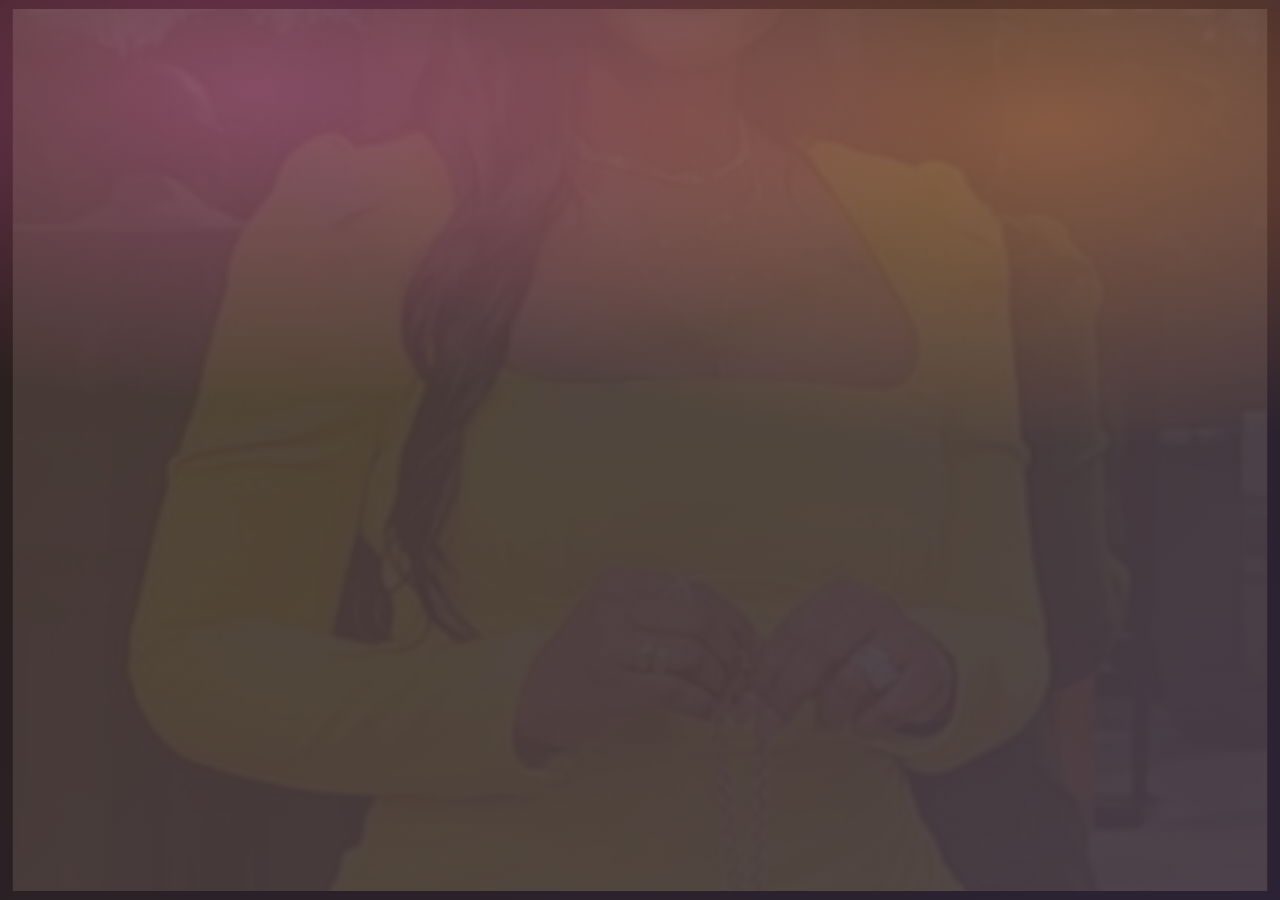
<file: index.html>
<!DOCTYPE html>
<html lang="en">
<head>
  <meta charset="UTF-8" />
  <meta name="viewport" content="width=device-width, initial-scale=1.0"/>
  <title>BA@50 R.S.V.P</title>
  <link href="https://fonts.googleapis.com/css2?family=Cormorant+Garamond:ital,wght@1,500&family=Playfair+Display:wght@500&display=swap" rel="stylesheet">
  <link href="https://unpkg.com/aos@2.3.4/dist/aos.css" rel="stylesheet">
  <style>
    body {
      margin: 0;
      background: #fffaf5;
      font-family: 'Cormorant Garamond', serif;
      color: #2c2c2c;
      overflow-x: hidden;
    }

    /* Hero Image Entrance + Shake */
    @keyframes heroEntrance {
      0%   { transform: translateX(-100%); opacity: 0; }
      40%  { transform: translateX(20%); opacity: 1; }
      60%  { transform: translateX(-10%); }
      75%  { transform: translateX(5%); }
      90%  { transform: translateX(-2%); }
      100% { transform: translateX(0); }
    }
/* Fade-out effect before navigation */
body.fade-out {
  opacity: 0;
  transition: opacity 0.8s ease;
}

    .hero img.animate-hero {
      animation: heroEntrance 2.5s ease-out both;
    }

    /* Loader */
    .loader {
      position: fixed;
      top: 0;
      left: 0;
      width: 100%;
      height: 100vh;
      background: linear-gradient(to bottom right, #fff0e6, #ffdab3);
      display: flex;
      justify-content: center;
      align-items: center;
      z-index: 9999;
      overflow: hidden;
      flex-direction: column;
    }

   .loader-overlay {
  position: absolute;
  width: 100%;
  height: 100%;
  background: url('your-image2.png') no-repeat center center;
  background-size: cover;
  opacity: 0;
  animation: bgFadeIn 1.5s ease-out forwards 0.6s;
transform: scale(0.98);
  animation: bgFadeIn 1.5s ease-out forwards 0.6s;
}

@keyframes bgFadeIn {
  to {
    opacity: 1;
    transform: scale(1);
  }
}

    .loader-text {
      display: flex;
      gap: 0.6rem;
      font-size: 3.8rem;
      font-family: 'Playfair Display', serif;
      font-weight: bold;
      color: #fff;
      text-shadow: 0 5px 15px rgba(0, 0, 0, 0.6);
      z-index: 2;
    }

    .letter {
      opacity: 0;
      transform: translateY(40px);
      animation: reveal 0.6s forwards;
      text-shadow: 0 0 8px #ffcc99, 0 0 15px #ffa366, 0 0 20px #ff944d;
    }

    .letter:nth-child(1) { animation-delay: 0.4s; }
    .letter:nth-child(2) { animation-delay: 0.8s; }
    .letter:nth-child(3) { animation-delay: 1.2s; }
    .letter:nth-child(4) { animation-delay: 1.6s; }
    .letter:nth-child(5) { animation-delay: 2.0s; }

    @keyframes reveal {
      to {
        opacity: 1;
        transform: translateY(0);
      }
    }
#main-content {
  display: none;
  opacity: 0;
  transition: opacity 1s ease;
}

#main-content.visible {
  opacity: 1;
}

    #main-content {
      display: none;
    }

    .hero {
      text-align: center;
      padding: 5rem 2rem 3rem;
    }

    .hero img {
      width: 280px;
      max-width: 80%;
      filter: drop-shadow(0px 10px 30px rgba(0,0,0,0.2));
    }

    .hero-button {
      margin-top: 2rem;
      display: flex;
      justify-content: center;
    }
.hidden {
  display: none;
}

/* Music icon bounce and shake animation */
@keyframes bounceShake {
  0%, 100% { transform: translateY(0) rotate(0deg); }
  25% { transform: translateY(-5px) rotate(3deg); }
  50% { transform: translateY(3px) rotate(-3deg); }
  75% { transform: translateY(-2px) rotate(2deg); }
}

.floating-music-btn.bounce {
  animation: bounceShake 2s infinite ease-in-out;
}

    .cta-button {
      padding: 1rem 2.5rem;
      font-size: 1.1rem;
      background: linear-gradient(145deg, #ffa500, #ffc67c);
      border: none;
      border-radius: 50px;
      color: white;
      font-family: 'Playfair Display', serif;
      font-weight: bold;
      cursor: pointer;
      box-shadow: 0 10px 30px rgba(0,0,0,0.15);
      transition: all 0.3s ease;
    }

    .cta-button:hover {
      transform: translateY(-3px) scale(1.05);
      box-shadow: 0 15px 35px rgba(0,0,0,0.2);
    }

    .poem, .quote {
      font-style: italic;
      text-align: center;
      font-size: 1.3rem;
      opacity: 0.7;
      max-width: 700px;
      margin: 3rem auto;
      padding: 0 1.5rem;
      line-height: 1.9;
    }


    .countdowns {
      display: flex;
      justify-content: center;
      flex-wrap: wrap;
      gap: 2rem;
      padding: 3rem 1rem;
      background: #f7f4ef;
    }

    .countdown-box {
      background: white;
      padding: 1.5rem 2rem;
      border-radius: 12px;
      box-shadow: 0 5px 15px rgba(0,0,0,0.05);
      text-align: center;
      min-width: 220px;
    }

    .countdown-box h3 {
      font-size: 1.3rem;
      color: #ff7f50;
      margin-bottom: 0.5rem;
    }

    .count {
      font-size: 1.4rem;
      font-weight: bold;
    }
@keyframes fadeInUpSmooth {
  0% {
    opacity: 0;
    transform: translateY(30px);
  }
  100% {
    opacity: 1;
    transform: translateY(0);
  }
}

.play-loader-button {
  margin-top: 2rem;
  padding: 0.9rem 2.5rem;
  font-size: 1.3rem;
  font-family: 'Playfair Display', serif;
  background: linear-gradient(135deg, #ff944d, #ffc67c);
  color: #fff8f0;
  border: none;
  border-radius: 50px;
  cursor: pointer;
  z-index: 3;
  box-shadow: 0 8px 20px rgba(255, 140, 50, 0.4);
  transition: all 0.3s ease;
  opacity: 0;
  animation: fadeInUpSmooth 0.5s ease-out 0.5s forwards; /* 2s delay to sync after text */
}

.play-loader-button:hover {
  transform: scale(1.06);
  background: linear-gradient(135deg, #ff7a26, #ffb366);
  box-shadow: 0 10px 25px rgba(255, 120, 20, 0.5);
}

    .golden-jubilee {
      background: linear-gradient(to right, #fff7f0, #fef9f5);
      padding: 4rem 1rem;
      position: relative;
      text-align: center;
    }

    .golden-jubilee h2 {
      font-size: 2.2rem;
      margin-bottom: 1.2rem;
      font-family: 'Playfair Display', serif;
    }

    .golden-jubilee p {
      font-size: 1.4rem;
      max-width: 600px;
      margin: 0 auto;
      font-style: italic;
      opacity: 0.8;
    }
.floating-music-btn {
  position: fixed;
  bottom: 25px;
  right: 25px;
  z-index: 9999;
  background: none;
  border: none;
  width: 90px;
  height: 90px;
  padding: 0;
  cursor: pointer;
  transition: transform 0.3s ease;
}

.floating-music-btn img {
  width: 100%;
  height: 100%;
  object-fit: contain;
  filter: drop-shadow(0 4px 8px rgba(0,0,0,0.2));
}

.floating-music-btn:hover {
  transform: scale(1.1);
}

    .blank-section {
      height: 350px;
      background-image: url('background-dummy.png');
      background-size: cover;
      background-position: center;
    }
.rsvp-note {
  margin-top: 0.8rem;
  font-family: 'Cormorant Garamond', serif;
  font-size: 1.1rem;
  font-style: italic;
  color: #b66b2f; /* deeper poetic tone */
  text-shadow: 0 1px 4px rgba(255, 210, 155, 0.4);
  animation: fadeInUp 1.2s ease-out both;
  opacity: 0.9;
  letter-spacing: 0.5px;
}
@keyframes fadeInUp {
  from {
    opacity: 0;
    transform: translateY(15px);
  }
  to {
    opacity: 1;
    transform: translateY(0);
  }
}
.cta-main-text {
  display: block;
}

.cta-subtext {
  font-family: 'Cormorant Garamond', serif;
  font-style: italic;
  font-size: 1.1rem;
  color: rgba(255, 255, 255, 0.8);
  opacity: 0.8;
  letter-spacing: 0.5px;
  display: block;
  margin-top: 0.1rem; /* smaller space between lines */
  line-height: 1.1;    /* tighter line height */
}

    .quote {
      background: #f6f6f6;
      font-size: 1.2rem;
      position: relative;
      margin-bottom: 3rem;
    }

    .quote::before {
      content: "❝";
      font-size: 4rem;
      color: #ffcc99;
      position: absolute;
      left: 20px;
      top: -10px;
      opacity: 0.3;
    }
.design-png {
  position: absolute;
  max-width: 190px;
  z-index: 0;
  opacity: 0.6;
  animation: floaty 8s ease-in-out infinite alternate;
}

@keyframes floaty {
  from { transform: translateY(0px) rotate(0deg); }
  to { transform: translateY(-10px) rotate(5deg); }
}

/* Optional: shrink PNGs on mobile */
@media (max-width: 768px) {
  .design-png {
    max-width: 70px;
  }
}

    footer {
  background: linear-gradient(135deg, #4b2e2e, #a65b00);
  color: #fff8f0;
  padding: 3rem 1rem 1rem;
  font-family: 'Playfair Display', serif;
}

.footer-container {
  display: flex;
  flex-wrap: wrap;
  justify-content: space-between;
  max-width: 1200px;
  margin: auto;
  gap: 2rem;
  text-align: left;
}

.footer-column {
  flex: 1 1 200px;
}

.footer-column h4 {
  font-size: 1.2rem;
  margin-bottom: 0.6rem;
  color: #ffddc1;
}

.footer-column p {
  margin: 0.3rem 0;
  font-size: 0.95rem;
  opacity: 0.9;
}

.footer-bottom {
  border-top: 1px solid rgba(255, 255, 255, 0.2);
  margin-top: 2rem;
  padding-top: 1rem;
  text-align: center;
  font-size: 0.85rem;
  opacity: 0.8;
}

@media (max-width: 768px) {
  .footer-container {
    flex-direction: column;
    text-align: center;
    align-items: center;
  }

  .footer-column {
    flex: 1 1 100%;
  }
}
  </style>
<style>
/* --- Skelly Cube Animation Styles Updated --- */
.cube-container {
  width: 100%;
  max-width: 600px;
  margin: 5rem auto;
  perspective: 1000px;
  text-align: center;
}

.cube-grid {
  display: grid;
  grid-template-columns: repeat(3, 100px);
  grid-template-rows: repeat(2, 100px);
  gap: 15px;
  justify-content: center;
  align-items: center;
}

.cube {
  width: 100px;
  height: 100px;
  position: relative;
  transform-style: preserve-3d;
  animation: rotateCube 6s infinite linear;
}

.cube-face {
  position: absolute;
  width: 100px;
  height: 100px;
  background: linear-gradient(to bottom right, #fff3e0, #ffe0b2); /* soft orange blend */
  border: 2px dashed #f5a623; /* orange border */
  display: flex;
  align-items: center;
  justify-content: center;
  font-family: 'Playfair Display', sans-serif;
  font-size: 1.5rem;
  color: #5c3c00; /* deep brown-orange for contrast */
  backface-visibility: hidden;
box-shadow: 0 0 15px rgba(245, 166, 35, 0.3);
}

.cube-face.front  { transform: rotateY(0deg) translateZ(50px); }
.cube-face.back   { transform: rotateY(180deg) translateZ(50px); }
.cube-face.right  { transform: rotateY(90deg) translateZ(50px); }
.cube-face.left   { transform: rotateY(-90deg) translateZ(50px); }
.cube-face.top    { transform: rotateX(90deg) translateZ(50px); }
.cube-face.bottom { transform: rotateX(-90deg) translateZ(50px); }

@keyframes rotateCube {
  0%   { transform: rotateX(0deg) rotateY(0deg); }
  100% { transform: rotateX(360deg) rotateY(360deg); }
}
</style>
  <link rel="stylesheet" href="styles.css" />
</head>
<body>

  <!-- Loader -->
  <div class="loader">
    <div class="loader-overlay"></div>
    <div class="loader-text">
      <span class="letter">B</span>
      <span class="letter">A</span>
      <span class="letter">@</span>
      <span class="letter">5</span>
      <span class="letter">0</span>
    </div>
<!-- 🎵 Play Me Button in Loader -->
<button id="play-loader-btn" class="play-loader-button">Play Me💃</button>
  </div>

  <!-- Main Content -->
  <div id="main-content">
    <header class="site-header">
      <div class="site-header-inner">
        <a class="brand" href="#top">BA@50</a>
        <nav class="nav" aria-label="Primary">
          <a href="#about">About</a>
          <a href="#details">Details</a>
          <a href="#itinerary">Itinerary</a>
          <a href="#countdown">Countdown</a>
          <a href="#gallery">Gallery</a>
          <a href="#faq">FAQ</a>
        </nav>
        <a class="nav-cta" href="#rsvp">RSVP</a>
      </div>
    </header>

    <main id="top">
      <section class="hero hero--luxe" data-aos="fade-up" data-aos-duration="1200">
        <div class="hero-inner">
          <div class="hero-copy">
            <div class="kicker">A golden celebration</div>
            <h1>BA @ 50</h1>
            <p class="lead">Sunday, May 10th, 2026 • Atlanta, Georgia</p>

            <div class="hero-meta" aria-label="Event highlights">
              <div class="pill">🕰️ Prayer • 10:00 AM – Noon</div>
              <div class="pill">🍽️ Dinner Party • 5:00 PM</div>
              <div class="pill">✨ Dress Code: Glam + GQ</div>
            </div>

            <div class="divider"></div>

            <section class="section section--tight" id="rsvp" style="padding-left:0;padding-right:0;">
              <div class="section-inner" style="max-width:none;">
                <div class="card" style="padding:1.35rem 1.35rem 1.25rem;">
                  <div class="kicker">Invitation response</div>
                  <h2 class="section-title" style="margin-top:0.55rem; text-align:center;">Kindly confirm attendance</h2>
                  <p class="lead" style="margin-bottom:1rem; text-align:center;">Your RSVP helps us plan an elegant experience.</p>
                  <button class="cta-button" id="rsvpBtn">RSVP — Deadline: March 31</button>
                </div>
              </div>
            </section>
          </div>

          <div class="hero-media">
            <img src="hero-new.png" class="animate-hero" alt="BA@50" />
          </div>
        </div>
      </section>

      <section class="section" id="about" data-aos="fade-up" data-aos-delay="100">
        <div class="section-inner">
          <div class="kicker">About</div>
          <h2 class="section-title">Fifty years, beautifully celebrated</h2>
          <div class="poem">
            <img src="design1.png" class="design-png" style="top: -40px; left: 10%;" />
            <img src="design1.png" class="design-png" style="bottom: -30px; right: 12%;" />
            <p>From whispered dreams to golden light,<br>A tapestry of years takes flight.<br>Fifty moments stitched with care,<br>In every smile, a story rare.</p>
          </div>
        </div>
      </section>

      <section class="section" id="countdown" data-aos="fade-up" data-aos-delay="150">
        <div class="section-inner">
          <div class="kicker">Countdown</div>
          <h2 class="section-title">Counting down to the celebration</h2>
          <div class="countdowns" style="margin-top:1.1rem;">
            <div class="countdown-box" data-aos="fade-up" data-aos-delay="50">
              <h3>ATL, Georgia — May 10th</h3>
              <div id="countdown-atlanta" class="count">Loading...</div>
            </div>
          </div>
        </div>
      </section>

      <section class="section" id="details" data-aos="fade-up" data-aos-delay="200">
        <div class="section-inner">
          <div class="kicker">Details</div>
          <h2 class="section-title">What to expect</h2>
          <div class="card-grid">
            <div class="card">
              <h3 style="font-family:'Playfair Display', serif; margin:0 0 0.4rem;">Date</h3>
              <p class="lead" style="margin:0;">Sunday, May 10th, 2026</p>
            </div>
            <div class="card">
              <h3 style="font-family:'Playfair Display', serif; margin:0 0 0.4rem;">Location</h3>
              <p class="lead" style="margin:0;">Venue will be shared with confirmed guests</p>
            </div>
            <div class="card">
              <h3 style="font-family:'Playfair Display', serif; margin:0 0 0.4rem;">Tone</h3>
              <p class="lead" style="margin:0;">Elegant and classy event curated for a golden milestone.</p>
            </div>
          </div>
        </div>
      </section>

      <section class="section" id="itinerary" data-aos="fade-up" data-aos-delay="250">
        <div class="section-inner">
          <div class="kicker">Itinerary</div>
          <h2 class="section-title">A day designed with intention</h2>
          <div class="timeline">
            <div class="timeline-item">
              <h3>Prayer Session</h3>
              <p class="lead" style="margin:0;">La Casa de Biola — Dacula, Georgia</p>
              <div class="time">⏰ 10:00 AM – Noon</div>
              <div class="divider"></div>
              <p class="lead" style="margin:0.9rem 0 0;">Dress code:<br>Ladies — bright colors "rich auntie" vibes<br>Men — Black Attire</p>
            </div>
            <div class="timeline-item">
              <h3>Dinner Party</h3>
              <p class="lead" style="margin:0;">Venue will be shared with confirmed guests</p>
              <div class="time">⏰ 5:00 PM</div>
              <div class="divider"></div>
              <p class="lead" style="margin:0.9rem 0 0;">Dress code:<br>Women — Jewel-tone colors — elevated with sparkles and a touch of glam<br>Men — GQ elegance</p>
            </div>
          </div>
        </div>
      </section>

      <section class="section" data-aos="fade-up" data-aos-delay="300">
        <div class="section-inner">
          <div class="golden-jubilee">
            <img src="design5.png" class="design-png" style="top: -50px; left: 15%;" />
            <img src="design6.png" class="design-png" style="bottom: -20px; right: 15%;" />
            <h2 class="section-title" style="margin-top:0;">The Golden Jubilee</h2>
            <p>Through seasons past, through trials and joy,<br>The golden years do not destroy.<br>They bloom like dusk with rosy flame,<br>And carry forward your great name.</p>
          </div>
        </div>
      </section>

      <section class="section section--tight" id="gallery" data-aos="fade-up" data-aos-delay="320">
        <div class="section-inner">
          <div class="kicker">Gallery</div>
          <h2 class="section-title">A Glimpse of the mood</h2>
          <div class="gallery" style="margin-top:1.1rem;">
            <div class="tile tile--wide"><img src="background-dummy.png" alt="Celebration background" /></div>
            <div class="tile"><img src="man.jpeg" alt="Man" /></div>
            <div class="tile"><img src="woman.jpeg" alt="Woman" /></div>
          </div>
        </div>
      </section>

      <section class="section" data-aos="fade-up" data-aos-delay="340">
        <div class="section-inner">
          <div class="quote">
            <img src="design1.png" class="design-png" style="top: -40px; right: 20%;" />
            <p>"Fifty is not the age we fear,<br>but the poetry of every year<br>that shaped our souls and led us here."</p>
          </div>
        </div>
      </section>

      <section class="section" id="faq" data-aos="fade-up" data-aos-delay="360">
        <div class="section-inner">
          <div class="kicker">FAQ</div>
          <h2 class="section-title">Quick answers</h2>
          <div class="faq" style="margin-top:1rem;">
            <details>
              <summary>Who can attend?</summary>
              <p class="lead">Attendance is limited to invited guests only. No children.</p>
            </details>
            <details>
              <summary>When is the RSVP deadline?</summary>
              <p class="lead">Please respond by March 31st so we can plan accordingly.</p>
            </details>
            <details>
              <summary>When will the venue be shared?</summary>
              <p class="lead">Venue details will be shared in due time.</p>
            </details>
          </div>
        </div>
      </section>

      <section class="section" data-aos="fade-up" data-aos-delay="380">
        <div class="section-inner">
          <div class="card" style="text-align:center;">
            <div class="kicker">Final step</div>
            <h2 class="section-title">Ready to RSVP?</h2>
            <p class="lead" style="margin:0 auto 1rem;">Tap the RSVP button above to confirm.</p>
            <a class="nav-cta" href="#rsvp">Go to RSVP</a>
          </div>
        </div>
      </section>

      <section class="section" data-aos="fade-up" data-aos-delay="400">
        <div class="section-inner">
          <section class="cube-container" data-aos="zoom-in">
            <h2 class="glitch-font" style="color:rgba(255,250,246,0.92);margin-bottom:2rem;">B A @ 5 0</h2>
            <div class="cube-grid">
              <div class="cube">
                <div class="cube-face front">B</div>
                <div class="cube-face back">B</div>
                <div class="cube-face right">B</div>
                <div class="cube-face left">B</div>
                <div class="cube-face top">B</div>
                <div class="cube-face bottom">B</div>
              </div>
              <div class="cube">
                <div class="cube-face front">A</div>
                <div class="cube-face back">A</div>
                <div class="cube-face right">A</div>
                <div class="cube-face left">A</div>
                <div class="cube-face top">A</div>
                <div class="cube-face bottom">A</div>
              </div>
              <div class="cube">
                <div class="cube-face front">@</div>
                <div class="cube-face back">@</div>
                <div class="cube-face right">@</div>
                <div class="cube-face left">@</div>
                <div class="cube-face top">@</div>
                <div class="cube-face bottom">@</div>
              </div>
              <div class="cube">
                <div class="cube-face front">5</div>
                <div class="cube-face back">5</div>
                <div class="cube-face right">5</div>
                <div class="cube-face left">5</div>
                <div class="cube-face top">5</div>
                <div class="cube-face bottom">5</div>
              </div>
              <div class="cube">
                <div class="cube-face front">0</div>
                <div class="cube-face back">0</div>
                <div class="cube-face right">0</div>
                <div class="cube-face left">0</div>
                <div class="cube-face top">0</div>
                <div class="cube-face bottom">0</div>
              </div>
            </div>
          </section>
        </div>
      </section>

    </main>


    <footer>
  <div class="footer-container">
    <div class="footer-column">
      <h4>📍 Event Location</h4>
     <!-- <p>Las Vegas, May 6th - 9th</p>-->
      <p>Atlanta, Georgia</p>
    </div>
   
  <div class="footer-bottom">
    © 2025 BA@50. Crafted with ❤️ for a golden celebration.
  </div>
</footer>
  </div>

  <!-- Scripts -->
  <script src="https://unpkg.com/aos@2.3.4/dist/aos.js"></script>
<script>
  function startCountdown(id, dateStr) {
    const el = document.getElementById(id);
    const target = new Date(dateStr).getTime();

    function pad2(n) {
      return String(n).padStart(2, "0");
    }

    function render(d, h, m, s) {
      // Days can exceed 2 digits; keep at least 2 for balance.
      const dayStr = String(d).padStart(2, "0");
      return `
        <div class="countdown-clock" role="timer" aria-live="polite" aria-label="Countdown">
          <div class="countdown-seg"><div class="countdown-num">${dayStr}</div><div class="countdown-label">Days</div></div>
          <div class="countdown-seg"><div class="countdown-num">${pad2(h)}</div><div class="countdown-label">Hours</div></div>
          <div class="countdown-seg"><div class="countdown-num">${pad2(m)}</div><div class="countdown-label">Minutes</div></div>
          <div class="countdown-seg"><div class="countdown-num">${pad2(s)}</div><div class="countdown-label">Seconds</div></div>
        </div>
      `;
    }

    function update() {
      const now = new Date().getTime();
      const diff = target - now;
      if (diff <= 0) {
        el.innerHTML = '<span class="countdown-complete">Event Started</span>';
        return;
      }
      const d = Math.floor(diff / (1000 * 60 * 60 * 24));
      const h = Math.floor((diff / (1000 * 60 * 60)) % 24);
      const m = Math.floor((diff / 1000 / 60) % 60);
      const s = Math.floor((diff / 1000) % 60);
      el.innerHTML = render(d, h, m, s);
    }
    update();
    setInterval(update, 1000);
  }

  // SINGLE load event
  window.addEventListener("load", () => {
    startCountdown("countdown-atlanta", "2026-05-10T00:00:00");

    setTimeout(() => {
      document.querySelector(".loader").style.display = "none";
      const mainContent = document.getElementById("main-content");
      mainContent.style.display = "block";
mainContent.classList.add("visible");
document.querySelector(".music-wrapper").classList.remove("hidden");

      // ✅ Now that content is visible, initialize AOS
      AOS.init({
        once: true,
        duration: 1000,
        offset: 100,
        easing: 'ease-in-out',
      });

      AOS.refresh();
    }, 5000);
  });
</script>
<script>
  // Toggle this single value
  const RSVP_ENABLED = true; // change to true later to enable

  const rsvpBtn = document.getElementById("rsvpBtn");

  if (RSVP_ENABLED) {
    rsvpBtn.disabled = false;
    rsvpBtn.textContent = "Click to RSVP ";
    rsvpBtn.style.background = "linear-gradient(145deg, #ffa500, #ffc67c)";
    rsvpBtn.style.opacity = "1";
    rsvpBtn.style.cursor = "pointer";

    rsvpBtn.addEventListener("click", function (e) {
      e.preventDefault();
      document.body.classList.add("fade-out");
      setTimeout(() => {
        window.location.href = "rsvp.html";
      }, 800);
    });
  } else {
    rsvpBtn.disabled = true;
    rsvpBtn.textContent = "RSVP CLOSED";
    rsvpBtn.style.background = "#ccc";
    rsvpBtn.style.color = "#666";
    rsvpBtn.style.opacity = "0.8";
    rsvpBtn.style.cursor = "not-allowed";
  }
</script>
<!-- 🎵 Floating Music Button -->
<div class="music-wrapper hidden">
  <button id="music-btn" class="floating-music-btn bounce" aria-label="Toggle Music">
    <img src="music-icon.png" alt="Music Icon" />
  </button>
</div>

<audio id="background-music" loop>
  <source src="ba50-music.mp3" type="audio/mpeg">
  Your browser does not support the audio element.
</audio>
<script>
  const musicBtn = document.getElementById("music-btn");
  const bgMusic = document.getElementById("background-music");
  let isPlaying = false;

  musicBtn.addEventListener("click", () => {
    if (!isPlaying) {
      bgMusic.play();
    } else {
      bgMusic.pause();
    }
    isPlaying = !isPlaying;
  });
</script>
  <script>
  // Auto-play music on first scroll
  let musicStarted = false;

  function playMusicOnScroll() {
    if (!musicStarted) {
      document.getElementById("background-music").play().then(() => {
  musicStarted = true;
  isPlaying = true; // <-- this syncs the button toggle
  window.removeEventListener("scroll", playMusicOnScroll);
}).catch((e) => {
  console.warn("Autoplay failed:", e);
});
    }
  }

  window.addEventListener("scroll", playMusicOnScroll, { once: true });
</script>
<script>
  const loaderPlayBtn = document.getElementById("play-loader-btn");

  loaderPlayBtn.addEventListener("click", () => {
    bgMusic.play().then(() => {
      isPlaying = true;
      musicStarted = true;
      loaderPlayBtn.disabled = true;
      loaderPlayBtn.textContent = "Playing 🎵";
      loaderPlayBtn.style.opacity = 0.5;
    }).catch((err) => {
      console.warn("Failed to autoplay:", err);
    });
  });
</script>
</body>
</html>
</file>
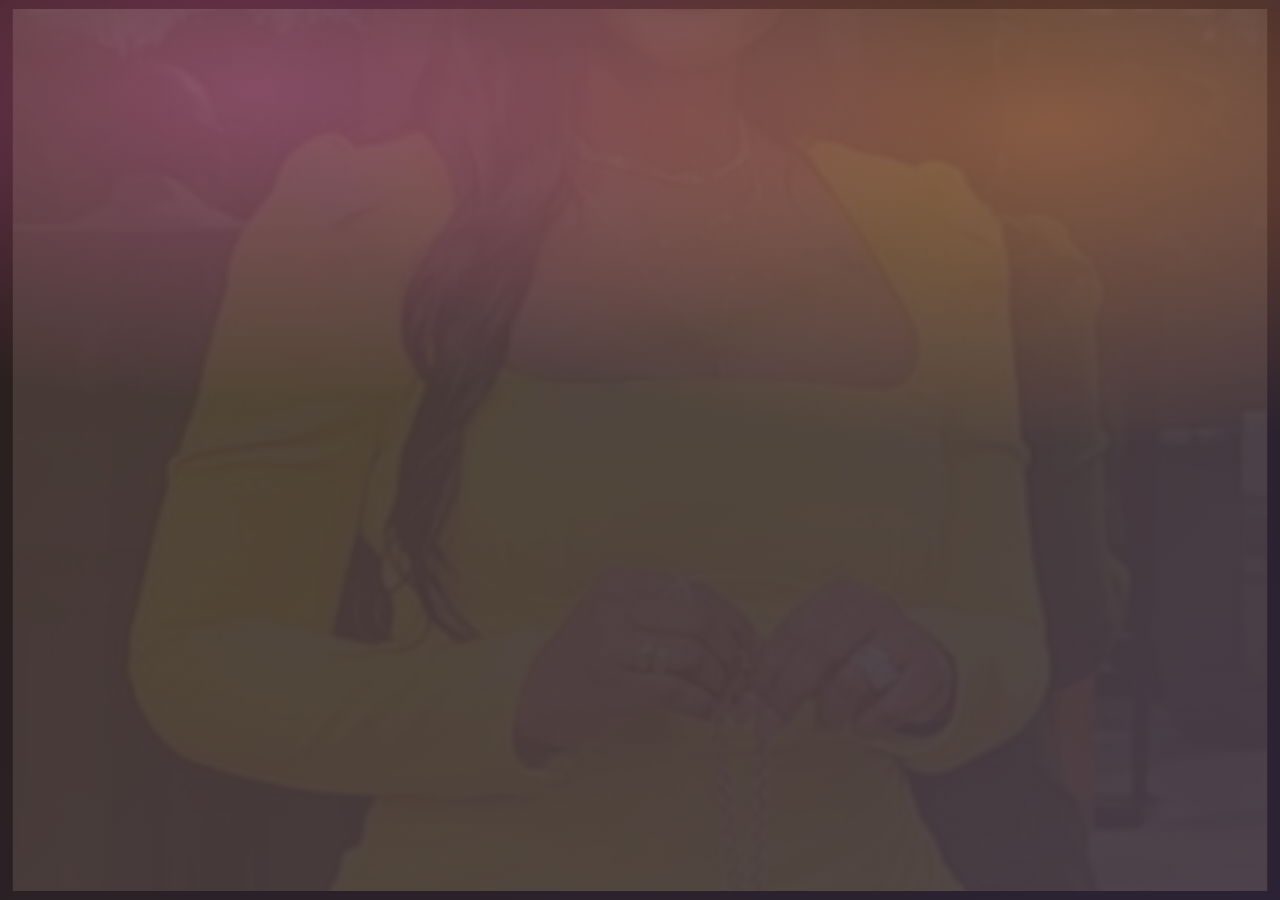
<file: index1.html>
<!DOCTYPE html>
<html lang="en">
<head>
  <meta charset="UTF-8" />
  <meta name="viewport" content="width=device-width, initial-scale=1.0"/>
  <title>#BiolaGlam50 R.S.V.P</title>
  <link href="https://fonts.googleapis.com/css2?family=Cormorant+Garamond:ital,wght@1,500&family=Playfair+Display:wght@500&display=swap" rel="stylesheet">
  <link href="https://unpkg.com/aos@2.3.4/dist/aos.css" rel="stylesheet">
  <style>
    body {
      margin: 0;
      background: #fffaf5;
      font-family: 'Cormorant Garamond', serif;
      color: #2c2c2c;
      overflow-x: hidden;
    }

    /* Hero Image Entrance + Shake */
    @keyframes heroEntrance {
      0%   { transform: translateX(-100%); opacity: 0; }
      40%  { transform: translateX(20%); opacity: 1; }
      60%  { transform: translateX(-10%); }
      75%  { transform: translateX(5%); }
      90%  { transform: translateX(-2%); }
      100% { transform: translateX(0); }
    }
/* Fade-out effect before navigation */
body.fade-out {
  opacity: 0;
  transition: opacity 0.8s ease;
}

    .hero img.animate-hero {
      animation: heroEntrance 2.5s ease-out both;
    }

    /* Loader */
    .loader {
      position: fixed;
      top: 0;
      left: 0;
      width: 100%;
      height: 100vh;
      background: linear-gradient(to bottom right, #fff0e6, #ffdab3);
      display: flex;
      justify-content: center;
      align-items: center;
      z-index: 9999;
      overflow: hidden;
      flex-direction: column;
    }

   .loader-overlay {
  position: absolute;
  width: 100%;
  height: 100%;
  background: url('your-image2.png') no-repeat center center;
  background-size: cover;
  opacity: 0;
  animation: bgFadeIn 1.5s ease-out forwards 0.6s;
transform: scale(0.98);
  animation: bgFadeIn 1.5s ease-out forwards 0.6s;
}

@keyframes bgFadeIn {
  to {
    opacity: 1;
    transform: scale(1);
  }
}

    .loader-text {
      display: flex;
      flex-wrap: wrap;
      justify-content: center;
      gap: 0.6rem;
      font-size: 3.8rem;
      font-family: 'Playfair Display', serif;
      font-weight: bold;
      color: #fff;
      text-shadow: 0 5px 15px rgba(0, 0, 0, 0.6);
      z-index: 2;
    }

    .letter {
      opacity: 0;
      transform: translateY(40px);
      animation: reveal 0.6s forwards;
      text-shadow: 0 0 8px #ffcc99, 0 0 15px #ffa366, 0 0 20px #ff944d;
    }

    .letter:nth-child(1) { animation-delay: 0.4s; }
    .letter:nth-child(2) { animation-delay: 0.8s; }
    .letter:nth-child(3) { animation-delay: 1.2s; }
    .letter:nth-child(4) { animation-delay: 1.6s; }
    .letter:nth-child(5) { animation-delay: 2.0s; }
    .letter:nth-child(6) { animation-delay: 2.4s; }
    .letter:nth-child(7) { animation-delay: 2.8s; }
    .letter:nth-child(8) { animation-delay: 3.2s; }
    .letter:nth-child(9) { animation-delay: 3.6s; }
    .letter:nth-child(10) { animation-delay: 4.0s; }
    .letter:nth-child(11) { animation-delay: 4.4s; }
    .letter:nth-child(12) { animation-delay: 4.8s; }

    @keyframes reveal {
      to {
        opacity: 1;
        transform: translateY(0);
      }
    }
#main-content {
  display: none;
  opacity: 0;
  transition: opacity 1s ease;
}

#main-content.visible {
  opacity: 1;
}

    #main-content {
      display: none;
    }

    .hero {
      text-align: center;
      padding: 5rem 2rem 3rem;
    }

    .hero img {
      width: 280px;
      max-width: 80%;
      filter: drop-shadow(0px 10px 30px rgba(0,0,0,0.2));
    }

    .hero-button {
      margin-top: 2rem;
      display: flex;
      justify-content: center;
    }
.hidden {
  display: none;
}

/* Music icon bounce and shake animation */
@keyframes bounceShake {
  0%, 100% { transform: translateY(0) rotate(0deg); }
  25% { transform: translateY(-5px) rotate(3deg); }
  50% { transform: translateY(3px) rotate(-3deg); }
  75% { transform: translateY(-2px) rotate(2deg); }
}

.floating-music-btn.bounce {
  animation: bounceShake 2s infinite ease-in-out;
}

    .cta-button {
      padding: 1rem 2.5rem;
      font-size: 1.1rem;
      background: linear-gradient(145deg, #ffa500, #ffc67c);
      border: none;
      border-radius: 50px;
      color: white;
      font-family: 'Playfair Display', serif;
      font-weight: bold;
      cursor: pointer;
      box-shadow: 0 10px 30px rgba(0,0,0,0.15);
      transition: all 0.3s ease;
    }

    .cta-button:hover {
      transform: translateY(-3px) scale(1.05);
      box-shadow: 0 15px 35px rgba(0,0,0,0.2);
    }

    .poem, .quote {
      font-style: italic;
      text-align: center;
      font-size: 1.3rem;
      opacity: 0.7;
      max-width: 700px;
      margin: 3rem auto;
      padding: 0 1.5rem;
      line-height: 1.9;
    }


    .countdowns {
      display: flex;
      justify-content: center;
      flex-wrap: wrap;
      gap: 2rem;
      padding: 3rem 1rem;
      background: #f7f4ef;
    }

    .countdown-box {
      background: white;
      padding: 1.5rem 2rem;
      border-radius: 12px;
      box-shadow: 0 5px 15px rgba(0,0,0,0.05);
      text-align: center;
      min-width: 220px;
    }

    .countdown-box h3 {
      font-size: 1.3rem;
      color: #ff7f50;
      margin-bottom: 0.5rem;
    }

    .count {
      font-size: 1.4rem;
      font-weight: bold;
    }

    .golden-jubilee {
      background: linear-gradient(to right, #fff7f0, #fef9f5);
      padding: 4rem 1rem;
      position: relative;
      text-align: center;
    }

    .golden-jubilee h2 {
      font-size: 2.2rem;
      margin-bottom: 1.2rem;
      font-family: 'Playfair Display', serif;
    }

    .golden-jubilee p {
      font-size: 1.4rem;
      max-width: 600px;
      margin: 0 auto;
      font-style: italic;
      opacity: 0.8;
    }
.floating-music-btn {
  position: fixed;
  bottom: 25px;
  right: 25px;
  z-index: 9999;
  background: none;
  border: none;
  width: 90px;
  height: 90px;
  padding: 0;
  cursor: pointer;
  transition: transform 0.3s ease;
}

.floating-music-btn img {
  width: 100%;
  height: 100%;
  object-fit: contain;
  filter: drop-shadow(0 4px 8px rgba(0,0,0,0.2));
}

.floating-music-btn:hover {
  transform: scale(1.1);
}

    .blank-section {
      height: 350px;
      background-image: url('background-dummy.png');
      background-size: cover;
      background-position: center;
    }
.rsvp-note {
  margin-top: 0.8rem;
  font-family: 'Cormorant Garamond', serif;
  font-size: 1.1rem;
  font-style: italic;
  color: #b66b2f; /* deeper poetic tone */
  text-shadow: 0 1px 4px rgba(255, 210, 155, 0.4);
  animation: fadeInUp 1.2s ease-out both;
  opacity: 0.9;
  letter-spacing: 0.5px;
}
@keyframes fadeInUp {
  from {
    opacity: 0;
    transform: translateY(15px);
  }
  to {
    opacity: 1;
    transform: translateY(0);
  }
}
.cta-main-text {
  display: block;
}

.cta-subtext {
  font-family: 'Cormorant Garamond', serif;
  font-style: italic;
  font-size: 1.1rem;
  color: rgba(255, 255, 255, 0.8);
  opacity: 0.8;
  letter-spacing: 0.5px;
  display: block;
  margin-top: 0.1rem; /* smaller space between lines */
  line-height: 1.1;    /* tighter line height */
}

    .quote {
      background: #f6f6f6;
      font-size: 1.2rem;
      position: relative;
      margin-bottom: 3rem;
    }

    .quote::before {
      content: "❝";
      font-size: 4rem;
      color: #ffcc99;
      position: absolute;
      left: 20px;
      top: -10px;
      opacity: 0.3;
    }
.design-png {
  position: absolute;
  max-width: 190px;
  z-index: 0;
  opacity: 0.6;
  animation: floaty 8s ease-in-out infinite alternate;
}

@keyframes floaty {
  from { transform: translateY(0px) rotate(0deg); }
  to { transform: translateY(-10px) rotate(5deg); }
}

/* Optional: shrink PNGs on mobile */
@media (max-width: 768px) {
  .design-png {
    max-width: 70px;
  }
}

    footer {
  background: linear-gradient(135deg, #4b2e2e, #a65b00);
  color: #fff8f0;
  padding: 3rem 1rem 1rem;
  font-family: 'Playfair Display', serif;
}

.footer-container {
  display: flex;
  flex-wrap: wrap;
  justify-content: space-between;
  max-width: 1200px;
  margin: auto;
  gap: 2rem;
  text-align: left;
}

.footer-column {
  flex: 1 1 200px;
}

.footer-column h4 {
  font-size: 1.2rem;
  margin-bottom: 0.6rem;
  color: #ffddc1;
}

.footer-column p {
  margin: 0.3rem 0;
  font-size: 0.95rem;
  opacity: 0.9;
}

.footer-bottom {
  border-top: 1px solid rgba(255, 255, 255, 0.2);
  margin-top: 2rem;
  padding-top: 1rem;
  text-align: center;
  font-size: 0.85rem;
  opacity: 0.8;
}

@media (max-width: 768px) {
  .footer-container {
    flex-direction: column;
    text-align: center;
    align-items: center;
  }

  .footer-column {
    flex: 1 1 100%;
  }
}
    }
  </style>
<style>
/* --- Skelly Cube Animation Styles Updated --- */
.cube-container {
  width: 100%;
  max-width: 600px;
  margin: 5rem auto;
  perspective: 1000px;
  text-align: center;
}

.cube-grid {
  display: grid;
  grid-template-columns: repeat(3, 100px);
  grid-template-rows: repeat(4, 100px);
  gap: 15px;
  justify-content: center;
  align-items: center;
}

.cube {
  width: 100px;
  height: 100px;
  position: relative;
  transform-style: preserve-3d;
  animation: rotateCube 6s infinite linear;
}

.cube-face {
  position: absolute;
  width: 100px;
  height: 100px;
  background: linear-gradient(to bottom right, #fff3e0, #ffe0b2); /* soft orange blend */
  border: 2px dashed #f5a623; /* orange border */
  display: flex;
  align-items: center;
  justify-content: center;
  font-family: 'Playfair Display', sans-serif;
  font-size: 1.5rem;
  color: #5c3c00; /* deep brown-orange for contrast */
  backface-visibility: hidden;
box-shadow: 0 0 15px rgba(245, 166, 35, 0.3);
}

.cube-face.front  { transform: rotateY(0deg) translateZ(50px); }
.cube-face.back   { transform: rotateY(180deg) translateZ(50px); }
.cube-face.right  { transform: rotateY(90deg) translateZ(50px); }
.cube-face.left   { transform: rotateY(-90deg) translateZ(50px); }
.cube-face.top    { transform: rotateX(90deg) translateZ(50px); }
.cube-face.bottom { transform: rotateX(-90deg) translateZ(50px); }

@keyframes rotateCube {
  0%   { transform: rotateX(0deg) rotateY(0deg); }
  100% { transform: rotateX(360deg) rotateY(360deg); }
}
</style>
  <link rel="stylesheet" href="styles.css" />
</head>
<body>

  <!-- Loader -->
  <div class="loader">
    <div class="loader-overlay"></div>
    <div class="loader-text">
      <span class="letter">#</span>
      <span class="letter">B</span>
      <span class="letter">i</span>
      <span class="letter">o</span>
      <span class="letter">l</span>
      <span class="letter">a</span>
      <span class="letter">G</span>
      <span class="letter">l</span>
      <span class="letter">a</span>
      <span class="letter">m</span>
      <span class="letter">5</span>
      <span class="letter">0</span>
    </div>
  </div>

  <!-- Main Content -->
  <div id="main-content">
    <section class="hero" data-aos="fade-left" data-aos-duration="1200">
      <img src="IMG_3475.png" class="animate-hero" alt="#BiolaGlam50" />
   <div class="hero-button" data-aos="zoom-in" data-aos-delay="500">
  <div>
 <button class="cta-button" id="rsvpBtn">Click to RSVP - Deadline: Sept 30 </button>
    
</div>
    </section>

    <section class="poem" data-aos="fade-up" data-aos-delay="200">
<img src="design1.png" class="design-png" style="top: -40px; left: 10%;" />
<img src="design1.png" class="design-png" style="bottom: -30px; right: 12%;" />
      <p>From whispered dreams to golden light,<br>A tapestry of years takes flight.<br>Fifty moments stitched with care,<br>In every smile, a story rare.</p>
    </section>

    <section class="countdowns" data-aos="fade-right" data-aos-delay="300">

      <div class="countdown-box" data-aos="flip-left" data-aos-delay="400">
        <h3>Las Vegas – May 6th to 9th</h3>
        <div id="countdown-vegas" class="count">Loading...</div>
      </div>
      <div class="countdown-box" data-aos="flip-right" data-aos-delay="600">
        <h3>ATL, Georgia – May 10th</h3>
        <div id="countdown-atlanta" class="count">Loading...</div>
      </div>
    </section>

    <section class="golden-jubilee" data-aos="fade-up" data-aos-delay="300">
<img src="design5.png" class="design-png" style="top: -50px; left: 15%;" />
<img src="design6.png" class="design-png" style="bottom: -20px; right: 15%;" />
      <h2>The Golden Jubilee</h2>
      <p>Through seasons past, through trials and joy,<br>The golden years do not destroy.<br>They bloom like dusk with rosy flame,<br>And carry forward your great name.</p>
    </section>

    <section class="blank-section" data-aos="zoom-in-up" data-aos-delay="300"></section>

    <section class="quote" data-aos="fade-left" data-aos-delay="300">
<img src="design1.png" class="design-png" style="top: -40px; right: 20%;" />

      <p>"Fifty is not the age we fear,<br>but the poetry of every year<br>that shaped our souls and led us here."</p>
    </section>
<section class="cube-container" data-aos="zoom-in">
  <h2 class="glitch-font" style="color:white;margin-bottom:2rem;">#BiolaGlam50</h2>
  <div class="cube-grid">
    <div class="cube">
      <div class="cube-face front">#</div>
      <div class="cube-face back">#</div>
      <div class="cube-face right">#</div>
      <div class="cube-face left">#</div>
      <div class="cube-face top">#</div>
      <div class="cube-face bottom">#</div>
    </div>
    <div class="cube">
      <div class="cube-face front">B</div>
      <div class="cube-face back">B</div>
      <div class="cube-face right">B</div>
      <div class="cube-face left">B</div>
      <div class="cube-face top">B</div>
      <div class="cube-face bottom">B</div>
    </div>
    <div class="cube">
      <div class="cube-face front">i</div>
      <div class="cube-face back">i</div>
      <div class="cube-face right">i</div>
      <div class="cube-face left">i</div>
      <div class="cube-face top">i</div>
      <div class="cube-face bottom">i</div>
    </div>
    <div class="cube">
      <div class="cube-face front">o</div>
      <div class="cube-face back">o</div>
      <div class="cube-face right">o</div>
      <div class="cube-face left">o</div>
      <div class="cube-face top">o</div>
      <div class="cube-face bottom">o</div>
    </div>
    <div class="cube">
      <div class="cube-face front">l</div>
      <div class="cube-face back">l</div>
      <div class="cube-face right">l</div>
      <div class="cube-face left">l</div>
      <div class="cube-face top">l</div>
      <div class="cube-face bottom">l</div>
    </div>
    <div class="cube">
      <div class="cube-face front">a</div>
      <div class="cube-face back">a</div>
      <div class="cube-face right">a</div>
      <div class="cube-face left">a</div>
      <div class="cube-face top">a</div>
      <div class="cube-face bottom">a</div>
    </div>
    <div class="cube">
      <div class="cube-face front">G</div>
      <div class="cube-face back">G</div>
      <div class="cube-face right">G</div>
      <div class="cube-face left">G</div>
      <div class="cube-face top">G</div>
      <div class="cube-face bottom">G</div>
    </div>
    <div class="cube">
      <div class="cube-face front">l</div>
      <div class="cube-face back">l</div>
      <div class="cube-face right">l</div>
      <div class="cube-face left">l</div>
      <div class="cube-face top">l</div>
      <div class="cube-face bottom">l</div>
    </div>
    <div class="cube">
      <div class="cube-face front">a</div>
      <div class="cube-face back">a</div>
      <div class="cube-face right">a</div>
      <div class="cube-face left">a</div>
      <div class="cube-face top">a</div>
      <div class="cube-face bottom">a</div>
    </div>
    <div class="cube">
      <div class="cube-face front">m</div>
      <div class="cube-face back">m</div>
      <div class="cube-face right">m</div>
      <div class="cube-face left">m</div>
      <div class="cube-face top">m</div>
      <div class="cube-face bottom">m</div>
    </div>
    <div class="cube">
      <div class="cube-face front">5</div>
      <div class="cube-face back">5</div>
      <div class="cube-face right">5</div>
      <div class="cube-face left">5</div>
      <div class="cube-face top">5</div>
      <div class="cube-face bottom">5</div>
    </div>
    <div class="cube">
      <div class="cube-face front">0</div>
      <div class="cube-face back">0</div>
      <div class="cube-face right">0</div>
      <div class="cube-face left">0</div>
      <div class="cube-face top">0</div>
      <div class="cube-face bottom">0</div>
    </div>
    
  </div>
</section>


    <footer>
  <div class="footer-container">
    <div class="footer-column">
      <h4>📍 Event Locations</h4>
      <p>Las Vegas, May 6th - 9th</p>
      <p>Atlanta Georgia, May 10th</p>
    </div>
   
  <div class="footer-bottom">
    © 2025 #BiolaGlam50. Crafted with ❤️ for a golden celebration.
  </div>
</footer>
  </div>

  <!-- Scripts -->
  <script src="https://unpkg.com/aos@2.3.4/dist/aos.js"></script>
<script>
  function startCountdown(id, dateStr) {
    const el = document.getElementById(id);
    const target = new Date(dateStr).getTime();
    function update() {
      const now = new Date().getTime();
      const diff = target - now;
      if (diff <= 0) {
        el.textContent = "Event Started";
        return;
      }
      const d = Math.floor(diff / (1000 * 60 * 60 * 24));
      const h = Math.floor((diff / (1000 * 60 * 60)) % 24);
      const m = Math.floor((diff / 1000 / 60) % 60);
      const s = Math.floor((diff / 1000) % 60);
      el.textContent = `${d}d ${h}h ${m}m ${s}s`;
    }
    update();
    setInterval(update, 1000);
  }

  // SINGLE load event
  window.addEventListener("load", () => {
    startCountdown("countdown-vegas", "2026-05-06T00:00:00");
    startCountdown("countdown-atlanta", "2026-05-10T00:00:00");

    setTimeout(() => {
      document.querySelector(".loader").style.display = "none";
      const mainContent = document.getElementById("main-content");
      mainContent.style.display = "block";
mainContent.classList.add("visible");
document.querySelector(".music-wrapper").classList.remove("hidden");

      // ✅ Now that content is visible, initialize AOS
      AOS.init({
        once: true,
        duration: 1000,
        offset: 100,
        easing: 'ease-in-out',
      });

      AOS.refresh();
    }, 3000);
  });
</script>
<script>
  document.getElementById("rsvpBtn").addEventListener("click", function (e) {
    e.preventDefault();
    document.body.classList.add("fade-out");
    setTimeout(() => {
      window.location.href = "rsvp.html";
    }, 800); // must match transition duration in CSS
  });
</script>
<!-- 🎵 Floating Music Button -->
<div class="music-wrapper hidden">
  <button id="music-btn" class="floating-music-btn bounce" aria-label="Toggle Music">
    <img src="music-icon.png" alt="Music Icon" />
  </button>
</div>

<audio id="background-music" loop>
  <source src="ba50-music.mp3" type="audio/mpeg">
  Your browser does not support the audio element.
</audio>
<script>
  const musicBtn = document.getElementById("music-btn");
  const bgMusic = document.getElementById("background-music");
  let isPlaying = false;

  musicBtn.addEventListener("click", () => {
    if (!isPlaying) {
      bgMusic.play();
    } else {
      bgMusic.pause();
    }
    isPlaying = !isPlaying;
  });
</script>
  <script>
  // Auto-play music on first scroll
  let musicStarted = false;

  function playMusicOnScroll() {
    if (!musicStarted) {
      document.getElementById("background-music").play().then(() => {
  musicStarted = true;
  isPlaying = true; // <-- this syncs the button toggle
  window.removeEventListener("scroll", playMusicOnScroll);
}).catch((e) => {
  console.warn("Autoplay failed:", e);
});
    }
  }

  window.addEventListener("scroll", playMusicOnScroll, { once: true });
</script>
</body>
</html>
</file>
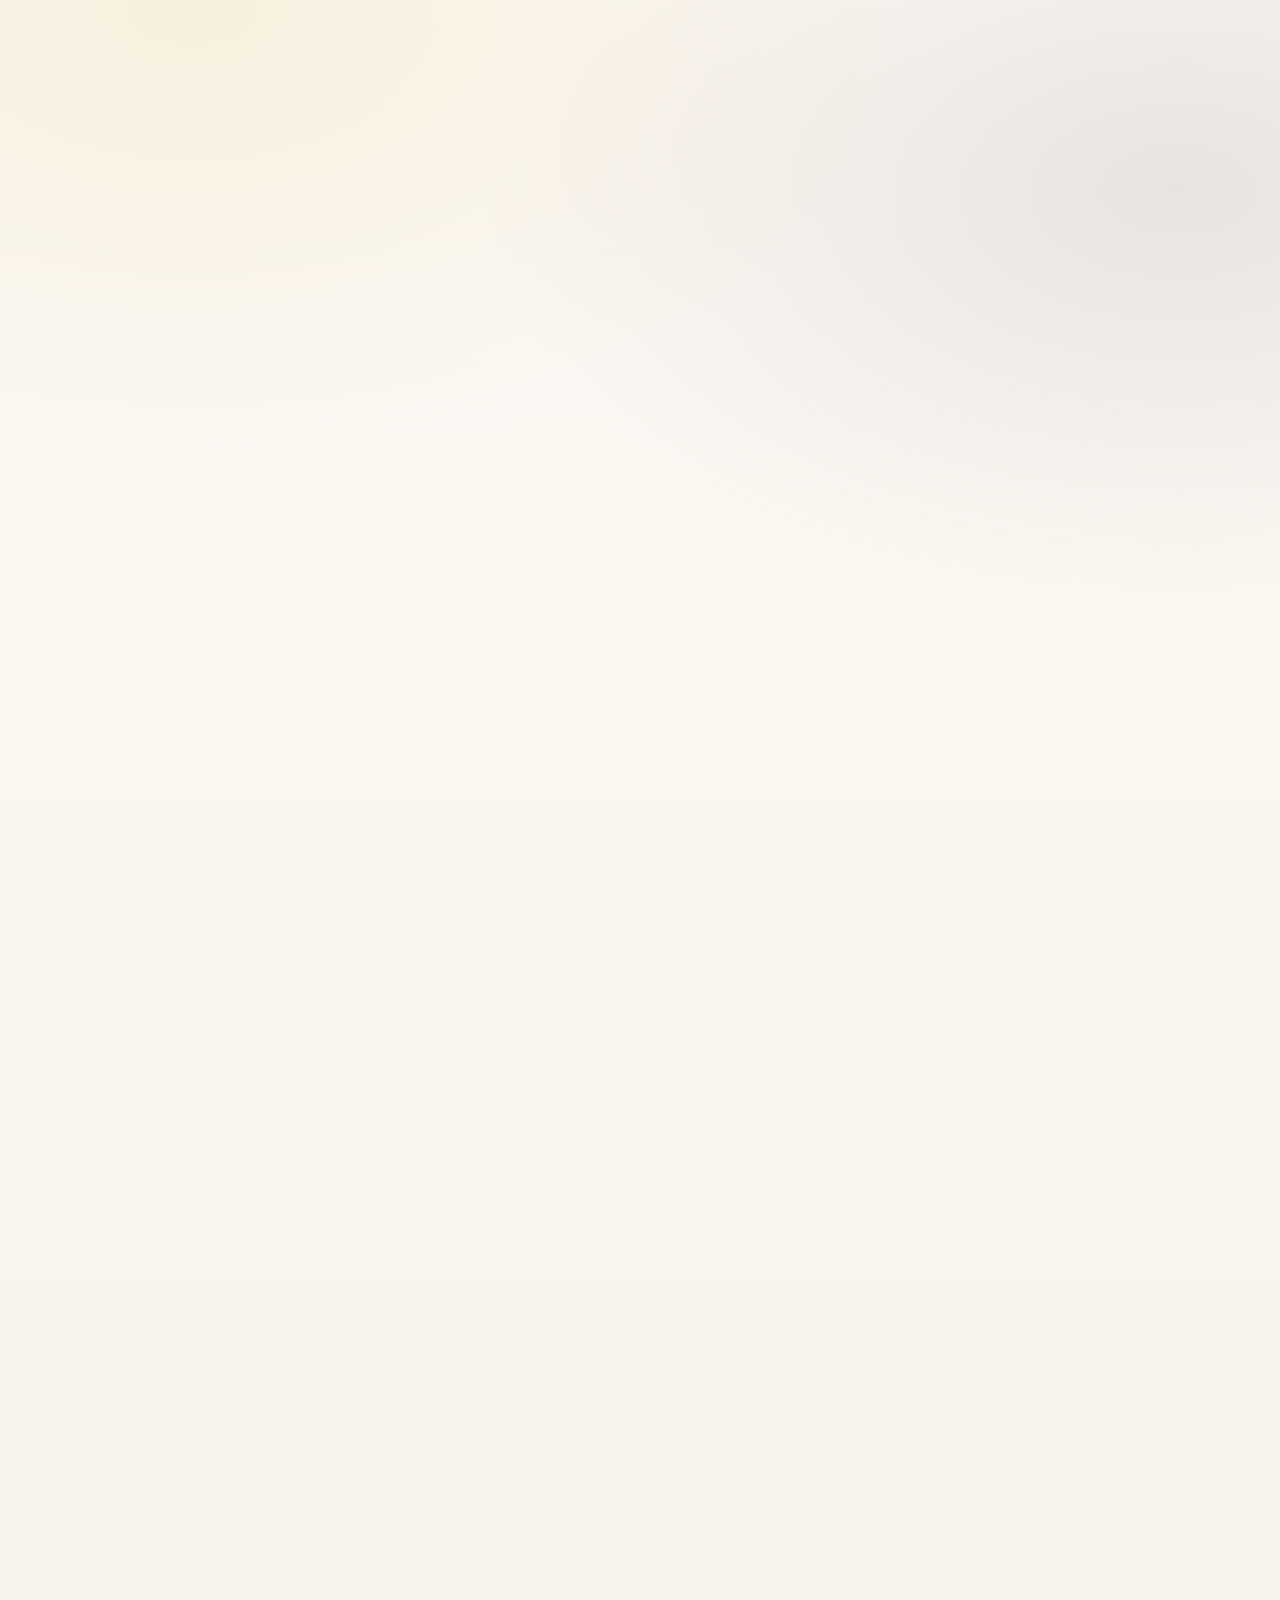
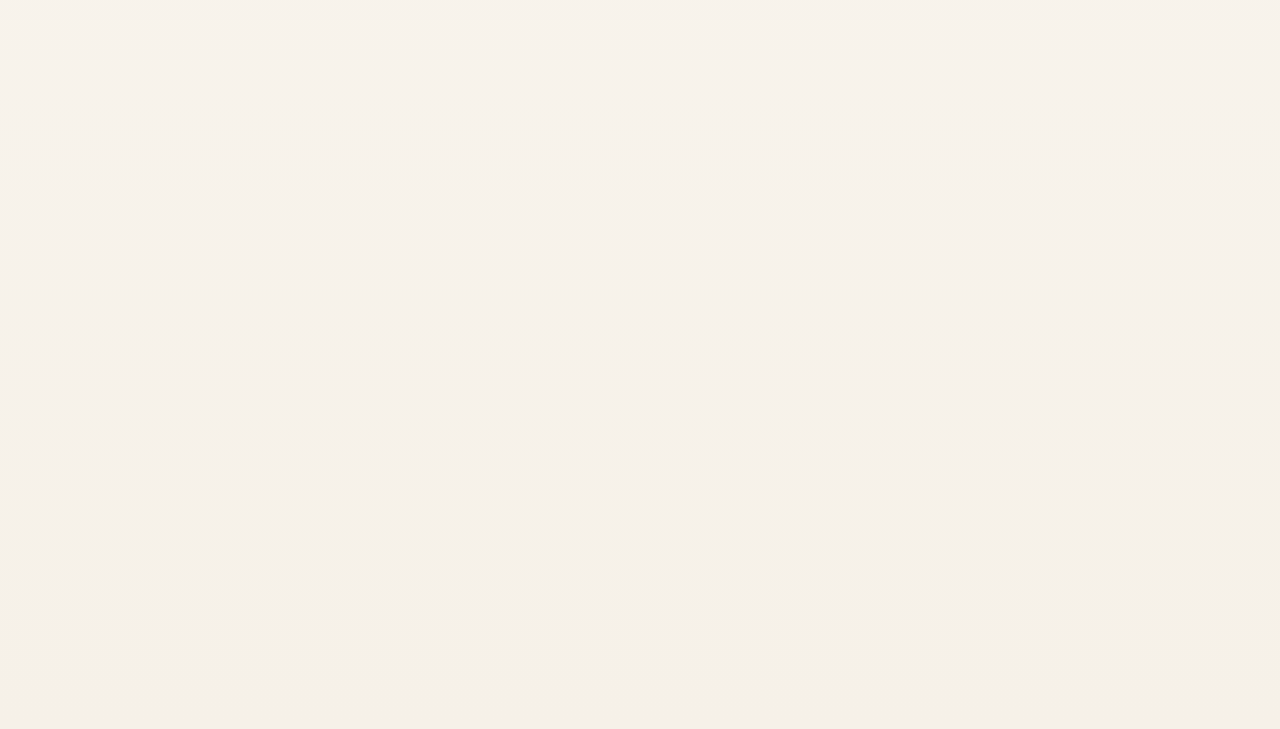
<file: rsvp.html>
<!DOCTYPE html>
<html lang="en">
<head>
  <meta charset="UTF-8" />
  <meta name="viewport" content="width=device-width, initial-scale=1.0"/>
  <title>BA@50 RSVP</title>
  <link href="https://fonts.googleapis.com/css2?family=Playfair+Display:wght@500&family=Cormorant+Garamond:ital,wght@1,500&display=swap" rel="stylesheet">
  <style>
    body {
      margin: 0;
      font-family: 'Cormorant Garamond', serif;
      background: #fffaf5;
      color: #2c2c2c;
      overflow-x: hidden;
      opacity: 0;
      transition: opacity 1s ease-in-out;
    }

    body.fade-in {
      opacity: 1;
    }



    .container {
      max-width: 600px;
      margin: 4rem auto;
      padding: 2rem;
      background: #fffdf9;
      border-radius: 20px;
      box-shadow: 0 10px 30px rgba(0,0,0,0.1);
      text-align: center;
      position: relative;
      overflow: hidden;
    }

    .step-indicator-row {
      display: flex;
      justify-content: center;
      align-items: center;
      margin-bottom: 2rem;
      flex-wrap: wrap;
    }

    .step-indicator {
      display: flex;
      align-items: center;
    }

    .step-indicator-inner {
      height: 2rem;
      width: 2rem;
      border-radius: 50%;
      display: flex;
      justify-content: center;
      align-items: center;
      font-weight: bold;
      background-color: #ccc;
      color: white;
      transition: all 0.3s ease;
    }

    .step-indicator-inner.active {
      background-color: #ffa500;
    }

    .step-indicator-inner.complete {
      background-color: #e4b000; /* New golden tone */
    }

    .step-connector {
      width: 40px;
      height: 4px;
      background-color: #bbb;
      margin: 0 10px;
      border-radius: 2px;
      overflow: hidden;
    }

    .step-connector-inner {
      height: 100%;
      background-color: #ffa500;
      width: 100%;
      transition: all 0.3s ease;
    }

    .step {
      display: none;
      width: 100%;
      opacity: 0;
      transition: all 0.5s ease;
    }

    .step:not(.active) {
      position: absolute;
      top: 120px;
      left: 0;
    }

    .step.active {
      display: block;
      opacity: 1;
      position: relative;
      transform: translateX(0);
    }
    body {
      margin: 0;
      background: #fffaf5;
      font-family: 'Cormorant Garamond', serif;
      color: #2c2c2c;
      overflow-x: hidden;
    }

    /* Hero Image Entrance + Shake */
    @keyframes heroEntrance {
      0%   { transform: translateX(-100%); opacity: 0; }
      40%  { transform: translateX(20%); opacity: 1; }
      60%  { transform: translateX(-10%); }
      75%  { transform: translateX(5%); }
      90%  { transform: translateX(-2%); }
      100% { transform: translateX(0); }
    }
/* Fade-out effect before navigation */
body.fade-out {
  opacity: 0;
  transition: opacity 0.8s ease;
}

    .hero img.animate-hero {
      animation: heroEntrance 2.5s ease-out both;
    }

    /* Loader */
    .loader {
      position: fixed;
      top: 0;
      left: 0;
      width: 100%;
      height: 100vh;
      background: linear-gradient(to bottom right, #fff0e6, #ffdab3);
      display: flex;
      justify-content: center;
      align-items: center;
      z-index: 9999;
      overflow: hidden;
      flex-direction: column;
    }

   .loader-overlay {
  position: absolute;
  width: 100%;
  height: 100%;
  background: url('your-image2.png') no-repeat center center;
  background-size: cover;
  opacity: 0;
  animation: bgFadeIn 1.5s ease-out forwards 0.6s;
transform: scale(0.98);
  animation: bgFadeIn 1.5s ease-out forwards 0.6s;
}

@keyframes bgFadeIn {
  to {
    opacity: 1;
    transform: scale(1);
  }
}

    .loader-text {
      display: flex;
      gap: 0.6rem;
      font-size: 3.8rem;
      font-family: 'Playfair Display', serif;
      font-weight: bold;
      color: #fff;
      text-shadow: 0 5px 15px rgba(0, 0, 0, 0.6);
      z-index: 2;
    }

    .letter {
      opacity: 0;
      transform: translateY(40px);
      animation: reveal 0.6s forwards;
      text-shadow: 0 0 8px #ffcc99, 0 0 15px #ffa366, 0 0 20px #ff944d;
    }

    .letter:nth-child(1) { animation-delay: 0.4s; }
    .letter:nth-child(2) { animation-delay: 0.8s; }
    .letter:nth-child(3) { animation-delay: 1.2s; }
    .letter:nth-child(4) { animation-delay: 1.6s; }
    .letter:nth-child(5) { animation-delay: 2.0s; }

    @keyframes reveal {
      to {
        opacity: 1;
        transform: translateY(0);
      }
    }
#main-content {
  display: none;
  opacity: 0;
  transition: opacity 1s ease;
}

#main-content.visible {
  opacity: 1;
}

    #main-content {
      display: none;
    }

    .hero {
      text-align: center;
      padding: 5rem 2rem 3rem;
    }

    .hero img {
      width: 280px;
      max-width: 80%;
      filter: drop-shadow(0px 10px 30px rgba(0,0,0,0.2));
    }

    .hero-button {
      margin-top: 2rem;
      display: flex;
      justify-content: center;
    }

    .cta-button {
      padding: 1rem 2.5rem;
      font-size: 1.1rem;
      background: linear-gradient(145deg, #ffa500, #ffc67c);
      border: none;
      border-radius: 50px;
      color: white;
      font-family: 'Playfair Display', serif;
      font-weight: bold;
      cursor: pointer;
      box-shadow: 0 10px 30px rgba(0,0,0,0.15);
      transition: all 0.3s ease;
    }

    .cta-button:hover {
      transform: translateY(-3px) scale(1.05);
      box-shadow: 0 15px 35px rgba(0,0,0,0.2);
    }

    .poem, .quote {
      font-style: italic;
      text-align: center;
      font-size: 1.3rem;
      opacity: 0.7;
      max-width: 700px;
      margin: 3rem auto;
      padding: 0 1.5rem;
      line-height: 1.9;
    }


    .countdowns {
      display: flex;
      justify-content: center;
      flex-wrap: wrap;
      gap: 2rem;
      padding: 3rem 1rem;
      background: #f7f4ef;
    }

    .countdown-box {
      background: white;
      padding: 1.5rem 2rem;
      border-radius: 12px;
      box-shadow: 0 5px 15px rgba(0,0,0,0.05);
      text-align: center;
      min-width: 220px;
    }

    .countdown-box h3 {
      font-size: 1.3rem;
      color: #ff7f50;
      margin-bottom: 0.5rem;
    }

    .count {
      font-size: 1.4rem;
      font-weight: bold;
    }

    .golden-jubilee {
      background: linear-gradient(to right, #fff7f0, #fef9f5);
      padding: 4rem 1rem;
      position: relative;
      text-align: center;
    }

    .golden-jubilee h2 {
      font-size: 2.2rem;
      margin-bottom: 1.2rem;
      font-family: 'Playfair Display', serif;
    }

    .golden-jubilee p {
      font-size: 1.4rem;
      max-width: 600px;
      margin: 0 auto;
      font-style: italic;
      opacity: 0.8;
    }

    .blank-section {
      height: 350px;
      background-image: url('background-dummy.png');
      background-size: cover;
      background-position: center;
    }

    .quote {
      background: #f6f6f6;
      font-size: 1.2rem;
      position: relative;
      margin-bottom: 3rem;
    }

    .quote::before {
      content: "❝";
      font-size: 4rem;
      color: #ffcc99;
      position: absolute;
      left: 20px;
      top: -10px;
      opacity: 0.3;
    }
.design-png {
  position: absolute;
  max-width: 190px;
  z-index: 0;
  opacity: 0.6;
  animation: floaty 8s ease-in-out infinite alternate;
}

@keyframes floaty {
  from { transform: translateY(0px) rotate(0deg); }
  to { transform: translateY(-10px) rotate(5deg); }
}

/* Optional: shrink PNGs on mobile */
@media (max-width: 768px) {
  .design-png {
    max-width: 70px;
  }
}

    footer {
  background: linear-gradient(135deg, #4b2e2e, #a65b00);
  color: #fff8f0;
  padding: 3rem 1rem 1rem;
  font-family: 'Playfair Display', serif;
}

.footer-container {
  display: flex;
  flex-wrap: wrap;
  justify-content: space-between;
  max-width: 1200px;
  margin: auto;
  gap: 2rem;
  text-align: left;
}

.footer-column {
  flex: 1 1 200px;
}

.footer-column h4 {
  font-size: 1.2rem;
  margin-bottom: 0.6rem;
  color: #ffddc1;
}

.footer-column p {
  margin: 0.3rem 0;
  font-size: 0.95rem;
  opacity: 0.9;
}

.footer-bottom {
  border-top: 1px solid rgba(255, 255, 255, 0.2);
  margin-top: 2rem;
  padding-top: 1rem;
  text-align: center;
  font-size: 0.85rem;
  opacity: 0.8;
}

@media (max-width: 768px) {
  .footer-container {
    flex-direction: column;
    text-align: center;
    align-items: center;
  }

  .footer-column {
    flex: 1 1 100%;
  }
}



    .slide-left {
      animation: slideLeft 0.5s forwards;
    }

    .slide-right {
      animation: slideRight 0.5s forwards;
    }

    @keyframes slideLeft {
      from { transform: translateX(100%); opacity: 0; }
      to { transform: translateX(0); opacity: 1; }
    }

    @keyframes slideRight {
      from { transform: translateX(-100%); opacity: 0; }
      to { transform: translateX(0); opacity: 1; }
    }
.footer-nav {
  display: flex;
  justify-content: center;
  align-items: center;
  gap: 2rem;
  margin-top: 2rem;
}

.footer-nav button {
  width: 60px;
  height: 60px;
  font-size: 2rem;
  border-radius: 50%;
  border: none;
  background: linear-gradient(145deg, #ffa500, #ffcc70);
  box-shadow: 0 6px 12px rgba(0, 0, 0, 0.2);
  color: #fff;
  font-weight: bold;
  cursor: pointer;
  transition: 0.3s;
  display: inline-flex;
  justify-content: center;
  align-items: center;
}

.footer-nav button:hover {
  background: #ff9c00;
  transform: scale(1.1);
}


@media (max-width: 768px) {
  .footer-nav button {
    width: 50px;
    height: 50px;
    font-size: 1.5rem;
  }
}

    h2 {
      font-family: 'Playfair Display', serif;
      font-size: 2rem;
      margin-bottom: 1rem;
    }

    input, button, select, textarea{
      font-family: inherit;
      font-size: 1rem;
      padding: 0.8rem 1rem;
      border-radius: 12px;
      border: 1px solid #ccc;
      margin: 0.5rem 0;
      width: 100%;
      box-sizing: border-box;
    }

  
    .party-buttons button {
      width: 100%;
      margin-top: 0.5rem;
    }

    .emoji {
      font-size: 3rem;
      margin-top: 1rem;
    }
  </style>
<style>
/* --- Skelly Cube Animation Styles Updated --- */
.cube-container {
  width: 100%;
  max-width: 600px;
  margin: 5rem auto;
  perspective: 1000px;
  text-align: center;
}

.cube-grid {
  display: grid;
  grid-template-columns: repeat(3, 100px);
  grid-template-rows: repeat(2, 100px);
  gap: 15px;
  justify-content: center;
  align-items: center;
}

.cube {
  width: 100px;
  height: 100px;
  position: relative;
  transform-style: preserve-3d;
  animation: rotateCube 6s infinite linear;
}

.cube-face {
  position: absolute;
  width: 100px;
  height: 100px;
  background: linear-gradient(to bottom right, #fff3e0, #ffe0b2); /* soft orange blend */
  border: 2px dashed #f5a623; /* orange border */
  display: flex;
  align-items: center;
  justify-content: center;
  font-family: 'Playfair Display', sans-serif;
  font-size: 1.5rem;
  color: #5c3c00; /* deep brown-orange for contrast */
  backface-visibility: hidden;
box-shadow: 0 0 15px rgba(245, 166, 35, 0.3);
}

.cube-face.front  { transform: rotateY(0deg) translateZ(50px); }
.cube-face.back   { transform: rotateY(180deg) translateZ(50px); }
.cube-face.right  { transform: rotateY(90deg) translateZ(50px); }
.cube-face.left   { transform: rotateY(-90deg) translateZ(50px); }
.cube-face.top    { transform: rotateX(90deg) translateZ(50px); }
.cube-face.bottom { transform: rotateX(-90deg) translateZ(50px); }

@keyframes rotateCube {
  0%   { transform: rotateX(0deg) rotateY(0deg); }
  100% { transform: rotateX(360deg) rotateY(360deg); }
}
</style>
<!-- Paste this inside the <style> tag to override/add new styles -->
<style>
  .footer-nav {
    display: flex;
    justify-content: center;
    gap: 2rem;
    margin-top: 2rem;
  }
#musicToggle img {
  max-height: 90px;
}

  .footer-nav button {
    width: 60px;
    height: 60px;
    font-size: 2rem;
    border-radius: 50%;
    border: none;
    background: linear-gradient(145deg, #ffa500, #ffcc70);
    box-shadow: 0 6px 12px rgba(0, 0, 0, 0.2);
    color: #fff;
    font-weight: bold;
    cursor: pointer;
    transition: 0.3s;
  }

  .footer-nav button:hover {
    background: #ff9c00;
    transform: scale(1.1);
  }

  .party-buttons {
    display: flex;
    flex-direction: column;
    gap: 1rem;
    margin-top: 1rem;
  }
.page-fade-in {
  opacity: 0;
  animation: fadeInPage 1.2s ease forwards;
}

@keyframes fadeInPage {
  from { opacity: 0; transform: translateY(20px); }
  to   { opacity: 1; transform: translateY(0); }
}

  .party-buttons button {
    padding: 1rem;
    font-size: 1rem;
    font-weight: bold;
    border-radius: 12px;
    border: none;
    background: linear-gradient(to right, #ffb347, #ffcc33);
    color: #2c2c2c;
    box-shadow: 0 6px 12px rgba(0, 0, 0, 0.15);
    cursor: pointer;
    transition: all 0.3s ease;
  }

  .party-buttons button:hover {
    transform: translateY(-2px);
    box-shadow: 0 10px 16px rgba(0, 0, 0, 0.25);
  }

.party-buttons button.selected {
  background: linear-gradient(to right, #d62828, #f77f00);
  color: #ffffff;
  box-shadow: 0 0 20px rgba(255, 120, 0, 0.9);
  transform: scale(1.05);
}
</style>
  <link rel="stylesheet" href="styles.css" />
</head>
<body class="page-fade-in">
  <div class="container">
    <div class="step-indicator-row" id="stepIndicators"></div>

  <form id="rsvpForm">
      <div class="step active" id="step1">
        <h2>Welcome to #BiolaGlam50 RSVP 🎉</h2>
        <p style="margin-bottom: 2rem;">Check out the next step below!</p>
      </div>

    <div class="step" id="step2">
  <h2>Your Details</h2>

  <p style="
    font-size: 0.95rem;
    font-style: italic;
    opacity: 0.75;
    margin-bottom: 1.2rem;
  ">
  <strong style="color:#4b2e2e;">KINDLY NOTE:</strong> Due to limited space, attendance is limited to invited guests only .This invite admits <strong>ONLY ONE</strong>.
Thank you for your understanding
  </p>

  <input type="text" name="name" placeholder="Your Name" required />
<!--
  Optional fields (disabled for now)
  <input type="text" name="spouse" placeholder="Spouse Name (Optional)" />
  <input type="email" name="email" placeholder="Email Address" required />
  <input type="tel" name="phone" placeholder="Phone Number" required />
  <input type="number" name="attendees" placeholder="Number of People Attending" min="1" required />
-->

  <textarea name="comment" placeholder="Any message or special request?" rows="4"></textarea>
</div>
     <div class="step" id="step3">
  <h2>Event Details</h2>

  <p style="font-weight:bold; margin-bottom:1rem;">
    Sunday, May 10th, 2026
  </p>

  <div style="text-align:left; margin-bottom:1.5rem;">
    <p><strong>Prayer Session</strong><br>
      🙏 Prayer<br>
      ⏰ 10:00 AM – Noon<br>
      📍 <em>La Casa de Biola - Dacula Georgia</em>
    </p>

    <p style="margin-top:0.8rem;">
      <strong>Dress Code</strong><br>
      Ladies: Rich auntie vibes - bright colors 🟡🟢🟣🟠<br>
      Men: Black Attire
    </p>
  </div>

  <hr style="opacity:0.3; margin:1.5rem 0;">

  <div style="text-align:left; margin-bottom:2rem;">
    <p><strong>Dinner Party</strong><br>
      ⏰ 5:00 PM<br>
      📍 <em>Venue will be shared with confirmed guests</em>
    </p>

    <p style="margin-top:0.8rem;">
      <strong>Dress Code</strong><br>
      Women: Jewel-tone colors — elevated with sparkles and a touch of glam.💎✨<br>
      Men: GQ-style elegance
    </p>
  </div>

  <h3 style="margin-bottom:1rem;">Will you be attending?</h3>

  <div class="party-buttons">
   <button type="button" data-party="Attending" onclick="selectParty('Attending')">
  YES, I WILL ATTEND
</button>
<button type="button" data-party="Regret" onclick="selectParty('Regret')">
  REGRET UNABLE TO ATTEND
</button>
  </div>
</div>

      <div class="step" id="step4">
        <h2>Thank You For Your Response!</h2>
        <p>We’ll be in touch. Cheers to a golden celebration!</p>
        <div class="emoji">👍🏽</div>
      </div>

      <input type="hidden" name="party" id="partyChoice" />
    </form>

    <div class="footer-nav" id="navButtons">
      <button type="button" onclick="prevStep()" id="backBtn">←</button>
      <button type="button" onclick="nextStep()" id="nextBtn">→</button>
    </div>
  </div>
<!-- Music Toggle Button -->
<div style="text-align: center; margin-top: 3rem;">
  <button id="musicToggle" style="background: transparent; border: none; cursor: pointer;">
    <img src="your-music-icon.png" alt="Music" id="musicIcon" style="width: 150px; height: 150px;">
  </button>
  <audio id="bgMusic" src="ba50-music.mp3" loop></audio>
</div>


 
  <section class="countdowns" data-aos="fade-right" data-aos-delay="300">

    <!--<div class="countdown-box" data-aos="flip-left" data-aos-delay="400">
        <h3>Las Vegas – May 6th to 9th</h3>-->
       <!-- <div id="countdown-vegas" class="count">Loading...</div>-->
      </div>
      <div class="countdown-box" data-aos="flip-right" data-aos-delay="600">
        <h3>ATL, Georgia – May 10th</h3>
        <div id="countdown-atlanta" class="count">Loading...</div>
      </div>
    </section>
<section class="golden-jubilee" data-aos="fade-up" data-aos-delay="300">
<img src="design5.png" class="design-png" style="top: -50px; left: 15%;" />
<img src="design6.png" class="design-png" style="bottom: -20px; right: 15%;" />
      <h2>The Golden Jubilee</h2>
      <p>Through seasons past, through trials and joy,<br>The golden years do not destroy.<br>They bloom like dusk with rosy flame,<br>And carry forward your great name.</p>
    </section>
  <section class="blank-section" data-aos="zoom-in-up" data-aos-delay="300"></section>

    <section class="quote" data-aos="fade-left" data-aos-delay="300">
<img src="design1.png" class="design-png" style="top: -40px; right: 20%;" />

      <p>"Fifty is not the age we fear,<br>but the poetry of every year<br>that shaped our souls and led us here."</p>
    </section>
<section class="cube-container" data-aos="zoom-in">
  <h2 class="glitch-font" style="color:white;margin-bottom:2rem;">B A @ 5 0</h2>
  <div class="cube-grid">
    <div class="cube">
      <div class="cube-face front">B</div>
      <div class="cube-face back">B</div>
      <div class="cube-face right">B</div>
      <div class="cube-face left">B</div>
      <div class="cube-face top">B</div>
      <div class="cube-face bottom">B</div>
    </div>
    <div class="cube">
      <div class="cube-face front">A</div>
      <div class="cube-face back">A</div>
      <div class="cube-face right">A</div>
      <div class="cube-face left">A</div>
      <div class="cube-face top">A</div>
      <div class="cube-face bottom">A</div>
    </div>
    <div class="cube">
      <div class="cube-face front">@</div>
      <div class="cube-face back">@</div>
      <div class="cube-face right">@</div>
      <div class="cube-face left">@</div>
      <div class="cube-face top">@</div>
      <div class="cube-face bottom">@</div>
    </div>
    <div class="cube">
      <div class="cube-face front">5</div>
      <div class="cube-face back">5</div>
      <div class="cube-face right">5</div>
      <div class="cube-face left">5</div>
      <div class="cube-face top">5</div>
      <div class="cube-face bottom">5</div>
    </div>
    <div class="cube">
      <div class="cube-face front">0</div>
      <div class="cube-face back">0</div>
      <div class="cube-face right">0</div>
      <div class="cube-face left">0</div>
      <div class="cube-face top">0</div>
      <div class="cube-face bottom">0</div>
    </div>
    
  </div>
</section>
</div>


    <footer>
  <div class="footer-container">
    <div class="footer-column">
      <h4>📍 Event Location</h4>
     <!-- <p>Las Vegas, May 6th - 9th</p>-->
      <p>Atlanta, Georgia</p>
    </div>
   
  <div class="footer-bottom">
    © 2025 BA@50. Crafted with ❤️ for a golden celebration.
  </div>
</footer>
  </div>


<!-- Update this part inside your <script> tag -->
 <script>
    let current = 0;
    let partySelected = false;
    let steps, indicators, backBtn, nextBtn, partyButtons;

    window.addEventListener("load", () => {
      startCountdown("countdown-atlanta", "2026-05-09T00:00:00");

      steps = document.querySelectorAll('.step');
      indicators = document.getElementById('stepIndicators');
      backBtn = document.getElementById('backBtn');
      nextBtn = document.getElementById('nextBtn');
      partyButtons = document.querySelectorAll('.party-buttons button');

      updateIndicators();
      backBtn.style.display = 'none';
    });

    function updateIndicators() {
      indicators.innerHTML = '';
      steps.forEach((_, i) => {
        const wrap = document.createElement('div');
        wrap.className = 'step-indicator';

        const circle = document.createElement('div');
        circle.className = 'step-indicator-inner';
        if (i === current) circle.classList.add('active');
        else if (i < current) circle.classList.add('complete');

        circle.textContent = i < current ? '✓' : i + 1;
        wrap.appendChild(circle);
        indicators.appendChild(wrap);

        if (i < steps.length - 1) {
          const connector = document.createElement('div');
          connector.className = 'step-connector';
          const line = document.createElement('div');
          line.className = 'step-connector-inner';
          line.style.width = i < current ? '100%' : '0';
          connector.appendChild(line);
          indicators.appendChild(connector);
        }
      });
    }

    function showStep(index, direction = 1) {
      steps[current].classList.remove('active');
      steps[current].style.position = "absolute";

      steps[index].classList.add('active');
      steps[index].style.position = "relative";
      steps[index].classList.add(direction > 0 ? 'slide-left' : 'slide-right');

      setTimeout(() => {
        steps.forEach((s, i) => i !== index && s.classList.remove('slide-left', 'slide-right'));
      }, 500);

      current = index;
      updateIndicators();

      backBtn.style.display = current === 0 ? 'none' : 'inline-flex';
      nextBtn.style.display = current === steps.length - 1 ? 'none' : 'inline-flex';
    }
function nextStep() {
  if (current === 2 && !partySelected) {
    alert("Please select a party before continuing.");
    return;
  }

  if (current === 2) {
    document.getElementById("rsvpForm").dispatchEvent(new Event("submit", { cancelable: true })); // 🔥 Submit right after selecting party
    return;
  }

  if (current < steps.length - 1) {
    showStep(current + 1, 1);
  }
}

    function prevStep() {
      if (current > 0) showStep(current - 1, -1);
    }

    function selectParty(party) {
  const buttons = document.querySelectorAll(".party-buttons button");
  const hiddenInput = document.getElementById("partyChoice");

  hiddenInput.value = party;
  partySelected = true;

  buttons.forEach(btn => {
    btn.classList.remove("selected");
    if (btn.dataset.party === party) {
      btn.classList.add("selected");
    }
  });
}

    function startCountdown(id, dateStr) {
      const el = document.getElementById(id);
      const target = new Date(dateStr).getTime();

      function pad2(n) {
        return String(n).padStart(2, "0");
      }

      function render(d, h, m, s) {
        const dayStr = String(d).padStart(2, "0");
        return `
          <div class="countdown-clock" role="timer" aria-live="polite" aria-label="Countdown">
            <div class="countdown-seg"><div class="countdown-num">${dayStr}</div><div class="countdown-label">Days</div></div>
            <div class="countdown-seg"><div class="countdown-num">${pad2(h)}</div><div class="countdown-label">Hours</div></div>
            <div class="countdown-seg"><div class="countdown-num">${pad2(m)}</div><div class="countdown-label">Minutes</div></div>
            <div class="countdown-seg"><div class="countdown-num">${pad2(s)}</div><div class="countdown-label">Seconds</div></div>
          </div>
        `;
      }

      function update() {
        const now = new Date().getTime();
        const diff = target - now;
        if (diff <= 0) {
          el.innerHTML = '<span class="countdown-complete">Event Started</span>';
          return;
        }
        const d = Math.floor(diff / (1000 * 60 * 60 * 24));
        const h = Math.floor((diff / (1000 * 60 * 60)) % 24);
        const m = Math.floor((diff / 1000 / 60) % 60);
        const s = Math.floor((diff / 1000) % 60);
        el.innerHTML = render(d, h, m, s);
      }

      update();
      setInterval(update, 1000);
    }
document.getElementById('rsvpForm').addEventListener('submit', function (e) {
  e.preventDefault(); // Stop the form from submitting normally

  const form = e.target;
  const data = new FormData(form);

  fetch('https://formspree.io/f/mqalkpvd', {
    method: 'POST',
    body: data,
    headers: {
      'Accept': 'application/json'
    }
  }).then(response => {
    if (response.ok) {
      showStep(3, 1); // Show Thank You step (Step 4, index 3)
    } else {
      alert('There was a problem submitting your RSVP. Please try again.');
    }
  }).catch(error => {
    console.error(error);
    alert('There was a problem submitting your RSVP. Please try again.');
  });
});
let isPlaying = false;
const music = document.getElementById("bgMusic");
const musicToggle = document.getElementById("musicToggle");
const musicIcon = document.getElementById("musicIcon");

musicToggle.addEventListener("click", () => {
  if (isPlaying) {
    music.pause();
    musicIcon.style.opacity = "0.5"; // Optional: visual feedback
  } else {
    music.play();
    musicIcon.style.opacity = "1"; // Optional: visual feedback
  }
  isPlaying = !isPlaying;
});
  </script>
  <script src="https://unpkg.com/aos@2.3.4/dist/aos.js"></script>
  <script>
    document.addEventListener("DOMContentLoaded", () => {
      if (window.AOS) {
        AOS.init({
          once: true,
          duration: 1000,
          offset: 100,
          easing: "ease-in-out",
        });
        AOS.refresh();
      }
    });
  </script>
<script>
document.addEventListener("DOMContentLoaded", () => {
  const music = document.getElementById("bgMusic");
  const musicToggle = document.getElementById("musicToggle");
  const musicIcon = document.getElementById("musicIcon");

  let isPlaying = false;
  let musicStarted = false;

  // First interaction
  function tryPlayMusic() {
    if (!musicStarted) {
      music.play().then(() => {
        isPlaying = true;
        musicStarted = true;
        musicIcon.style.opacity = "1";
        // Clean up listeners
        window.removeEventListener("scroll", tryPlayMusic);
        document.removeEventListener("click", tryPlayMusic);
      }).catch((err) => {
        console.warn("Autoplay blocked by browser:", err);
      });
    }
  }

  window.addEventListener("scroll", tryPlayMusic, { once: true });
  document.addEventListener("click", tryPlayMusic, { once: true });

  // Manual toggle
  musicToggle.addEventListener("click", (e) => {
    e.stopPropagation(); // Prevent retriggering autoplay
    if (isPlaying) {
      music.pause();
      musicIcon.style.opacity = "0.5";
    } else {
      music.play().then(() => {
        musicIcon.style.opacity = "1";
      });
    }
    isPlaying = !isPlaying;
  });
});
</script>

</body>
</html>
</file>
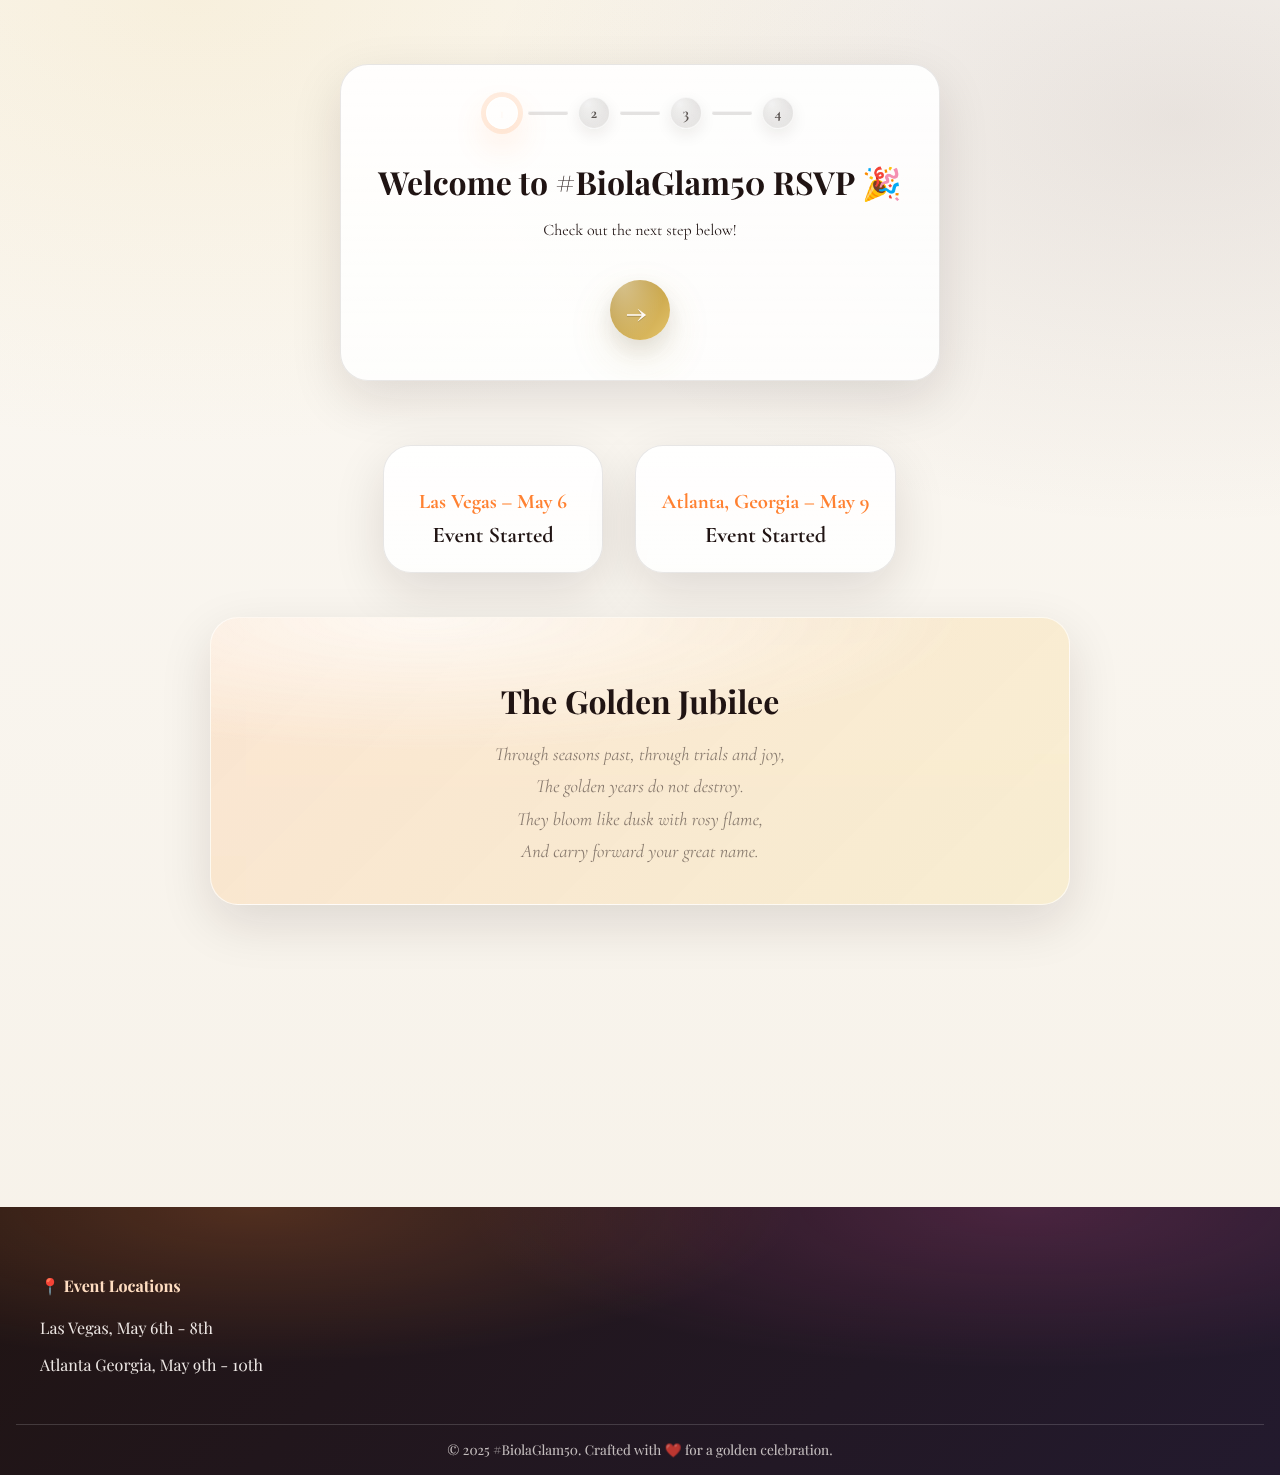
<file: rsvp2.html>
<!DOCTYPE html>
<html lang="en">
<head>
  <meta charset="UTF-8" />
  <meta name="viewport" content="width=device-width, initial-scale=1.0"/>
  <title>#BiolaGlam50 RSVP</title>
  <link href="https://fonts.googleapis.com/css2?family=Playfair+Display:wght@500&family=Cormorant+Garamond:ital,wght@1,500&display=swap" rel="stylesheet">
  <link href="https://unpkg.com/aos@2.3.4/dist/aos.css" rel="stylesheet" />

  <style>
    body {
      margin: 0;
      font-family: 'Cormorant Garamond', serif;
      background: #fffaf5;
      color: #2c2c2c;
      overflow-x: hidden;
      opacity: 0;
      transition: opacity 1s ease-in-out;
    }

    body.fade-in {
      opacity: 1;
    }

    .container {
      max-width: 600px;
      margin: 4rem auto;
      padding: 2rem;
      background: #fffdf9;
      border-radius: 20px;
      box-shadow: 0 10px 30px rgba(0,0,0,0.1);
      text-align: center;
      position: relative;
      overflow: hidden;
    }

    .step-indicator-row {
      display: flex;
      justify-content: center;
      align-items: center;
      margin-bottom: 2rem;
      flex-wrap: wrap;
    }

    .step-indicator-inner {
      height: 2rem;
      width: 2rem;
      border-radius: 50%;
      display: flex;
      justify-content: center;
      align-items: center;
      font-weight: bold;
      background-color: #ccc;
      color: white;
      transition: all 0.3s ease;
    }

    .step-indicator-inner.active {
      background-color: #ffa500;
    }

    .step-indicator-inner.complete {
      background-color: #e4b000;
    }

    .step-connector {
      width: 40px;
      height: 4px;
      background-color: #bbb;
      margin: 0 10px;
      border-radius: 2px;
      overflow: hidden;
    }

    .step-connector-inner {
      height: 100%;
      background-color: #ffa500;
      width: 100%;
      transition: all 0.3s ease;
    }

    .step {
      display: none;
      width: 100%;
      opacity: 0;
      transition: all 0.5s ease;
    }

    .step.active {
      display: block;
      opacity: 1;
      position: relative;
    }

    h2 {
      font-family: 'Playfair Display', serif;
      font-size: 2rem;
      margin-bottom: 1rem;
    }

    input, button {
      font-family: inherit;
      font-size: 1rem;
      padding: 0.8rem 1rem;
      border-radius: 12px;
      border: 1px solid #ccc;
      margin: 0.5rem 0;
      width: 100%;
    }

    .party-buttons button {
      padding: 1rem;
      font-size: 1rem;
      font-weight: bold;
      border-radius: 12px;
      border: none;
      background: linear-gradient(to right, #ffb347, #ffcc33);
      color: #2c2c2c;
      box-shadow: 0 6px 12px rgba(0, 0, 0, 0.15);
      cursor: pointer;
      transition: all 0.3s ease;
    }

    .party-buttons button.selected {
      background: linear-gradient(to right, #e85d04, #ffba08);
      color: white;
      box-shadow: 0 0 15px rgba(255, 165, 0, 0.7);
      transform: scale(1.02);
    }

    .footer-nav {
      display: flex;
      justify-content: center;
      gap: 2rem;
      margin-top: 2rem;
    }

    .footer-nav button {
      width: 60px;
      height: 60px;
      font-size: 2rem;
      border-radius: 50%;
      border: none;
      background: linear-gradient(145deg, #ffa500, #ffcc70);
      color: #fff;
      font-weight: bold;
      cursor: pointer;
      transition: 0.3s;
    }

    .footer-nav button:hover {
      background: #ff9c00;
      transform: scale(1.1);
    }

    .countdowns {
      display: flex;
      justify-content: center;
      flex-wrap: wrap;
      gap: 2rem;
      padding: 3rem 1rem;
      background: #f7f4ef;
    }

    .countdown-box {
      background: white;
      padding: 1.5rem 2rem;
      border-radius: 12px;
      box-shadow: 0 5px 15px rgba(0,0,0,0.05);
      text-align: center;
      min-width: 220px;
    }

    .countdown-box h3 {
      font-size: 1.3rem;
      color: #ff7f50;
      margin-bottom: 0.5rem;
    }

    .count {
      font-size: 1.4rem;
      font-weight: bold;
    }

    .golden-jubilee {
      background: linear-gradient(to right, #fff7f0, #fef9f5);
      padding: 4rem 1rem;
      text-align: center;
    }

    .golden-jubilee p {
      font-size: 1.4rem;
      max-width: 600px;
      margin: 0 auto;
      font-style: italic;
      opacity: 0.8;
    }

    .quote {
      background: #f6f6f6;
      font-style: italic;
      text-align: center;
      font-size: 1.3rem;
      padding: 3rem 1rem;
    }

    footer {
      background: linear-gradient(135deg, #4b2e2e, #a65b00);
      color: #fff8f0;
      padding: 3rem 1rem 1rem;
      font-family: 'Playfair Display', serif;
    }

    .footer-container {
      max-width: 1200px;
      margin: auto;
      display: flex;
      flex-wrap: wrap;
      gap: 2rem;
      justify-content: space-between;
    }

    .footer-column h4 {
      color: #ffddc1;
    }

    .footer-bottom {
      text-align: center;
      padding-top: 1rem;
      font-size: 0.85rem;
      opacity: 0.8;
      border-top: 1px solid rgba(255,255,255,0.2);
      margin-top: 2rem;
    }
  </style>
  <link rel="stylesheet" href="styles.css" />
</head>
<body>
  <div class="container" data-aos="fade-up">
    <div class="step-indicator-row" id="stepIndicators"></div>

    <form id="rsvpForm">
      <div class="step active" id="step1">
        <h2>Welcome to #BiolaGlam50 RSVP 🎉</h2>
        <p>Check out the next step below!</p>
      </div>

      <div class="step" id="step2">
        <h2>Your Details</h2>
        <input type="text" name="name" placeholder="Your Name" required />
        <input type="text" name="spouse" placeholder="Spouse Name (Optional)" />
        <input type="email" name="email" placeholder="Email Address" required />
        <input type="tel" name="phone" placeholder="Phone Number" required />
      </div>

      <div class="step" id="step3">
        <h2>Which Party Will You Attend?</h2>
        <div class="party-buttons">
          <button type="button" onclick="selectParty('Las Vegas')">PLAN TO ATTEND LAS VEGAS PARTY</button>
          <button type="button" onclick="selectParty('Atlanta')">PLAN TO ATTEND ATLANTA GEORGIA PARTY</button>
          <button type="button" onclick="selectParty('Both')">PLAN TO ATTEND BOTH</button>
        </div>
      </div>

      <div class="step" id="step4">
        <h2>Thank You For Your Response!</h2>
        <p>We’ll be in touch. Cheers to a golden celebration!</p>
        <div class="emoji">👍🏽</div>
      </div>

      <input type="hidden" name="party" id="partyChoice" />
    </form>

    <div class="footer-nav">
      <button type="button" onclick="prevStep()">←</button>
      <button type="button" onclick="nextStep()">→</button>
    </div>
  </div>

  <section class="countdowns" data-aos="fade-right">
    <div class="countdown-box" data-aos="flip-left">
      <h3>Las Vegas – May 6</h3>
      <div id="countdown-vegas" class="count">Loading...</div>
    </div>
    <div class="countdown-box" data-aos="flip-right">
      <h3>Atlanta, Georgia – May 9</h3>
      <div id="countdown-atlanta" class="count">Loading...</div>
    </div>
  </section>

  <section class="golden-jubilee" data-aos="fade-up">
    <h2>The Golden Jubilee</h2>
    <p>Through seasons past, through trials and joy,<br>The golden years do not destroy.<br>They bloom like dusk with rosy flame,<br>And carry forward your great name.</p>
  </section>

  <section class="quote" data-aos="fade-left">
    <p>"Fifty is not the age we fear,<br>but the poetry of every year<br>that shaped our souls and led us here."</p>
  </section>

  <footer>
    <div class="footer-container">
      <div class="footer-column">
        <h4>📍 Event Locations</h4>
        <p>Las Vegas, May 6th - 8th</p>
        <p>Atlanta Georgia, May 9th - 10th</p>
      </div>
    </div>
    <div class="footer-bottom">
      © 2025 #BiolaGlam50. Crafted with ❤️ for a golden celebration.
    </div>
  </footer>

  <script src="https://unpkg.com/aos@2.3.4/dist/aos.js"></script>
  <script>
    document.addEventListener("DOMContentLoaded", () => {
      document.body.classList.add("fade-in");

      AOS.init({ duration: 1000, once: true });

      const steps = document.querySelectorAll(".step");
      const indicators = document.getElementById("stepIndicators");
      let current = 0;
      let partySelected = false;

      const backBtn = document.querySelector(".footer-nav button:first-child");
      const nextBtn = document.querySelector(".footer-nav button:last-child");

      function updateIndicators() {
        indicators.innerHTML = "";
        steps.forEach((_, i) => {
          const circle = document.createElement("div");
          circle.className = "step-indicator-inner";
          if (i === current) circle.classList.add("active");
          else if (i < current) circle.classList.add("complete");
          circle.textContent = i < current ? "✓" : i + 1;
          indicators.appendChild(circle);

          if (i < steps.length - 1) {
            const connector = document.createElement("div");
            connector.className = "step-connector";
            const line = document.createElement("div");
            line.className = "step-connector-inner";
            line.style.width = i < current ? "100%" : "0";
            connector.appendChild(line);
            indicators.appendChild(connector);
          }
        });

        backBtn.style.display = current === 0 ? "none" : "inline-flex";
        nextBtn.style.display = current === steps.length - 1 ? "none" : "inline-flex";
      }

      updateIndicators();

      window.nextStep = function () {
        if (current === 2 && !partySelected) {
          alert("Please select a party before continuing.");
          return;
        }
        if (current < steps.length - 1) {
          steps[current].classList.remove("active");
          current++;
          steps[current].classList.add("active");
          updateIndicators();
        }
      };

      window.prevStep = function () {
        if (current > 0) {
          steps[current].classList.remove("active");
          current--;
          steps[current].classList.add("active");
          updateIndicators();
        }
      };

      window.selectParty = function (party) {
        document.getElementById("partyChoice").value = party;
        partySelected = true;

        document.querySelectorAll(".party-buttons button").forEach((btn) => {
          btn.classList.remove("selected");
          if (btn.textContent.includes(party)) {
            btn.classList.add("selected");
          }
        });
      };

      function startCountdown(id, dateStr) {
        const el = document.getElementById(id);
        const target = new Date(dateStr).getTime();

        function update() {
          const now = new Date().getTime();
          const diff = target - now;
          if (diff <= 0) {
            el.textContent = "Event Started";
            return;
          }
          const d = Math.floor(diff / (1000 * 60 * 60 * 24));
          const h = Math.floor((diff / (1000 * 60 * 60)) % 24);
          const m = Math.floor((diff / 1000 / 60) % 60);
          const s = Math.floor((diff / 1000) % 60);
          el.textContent = `${d}d ${h}h ${m}m ${s}s`;
        }

        update();
        setInterval(update, 1000);
      }

      startCountdown("countdown-vegas", "2026-05-06T00:00:00");
      startCountdown("countdown-atlanta", "2026-05-09T00:00:00");
    });
  </script>
</body>
</html>
</file>
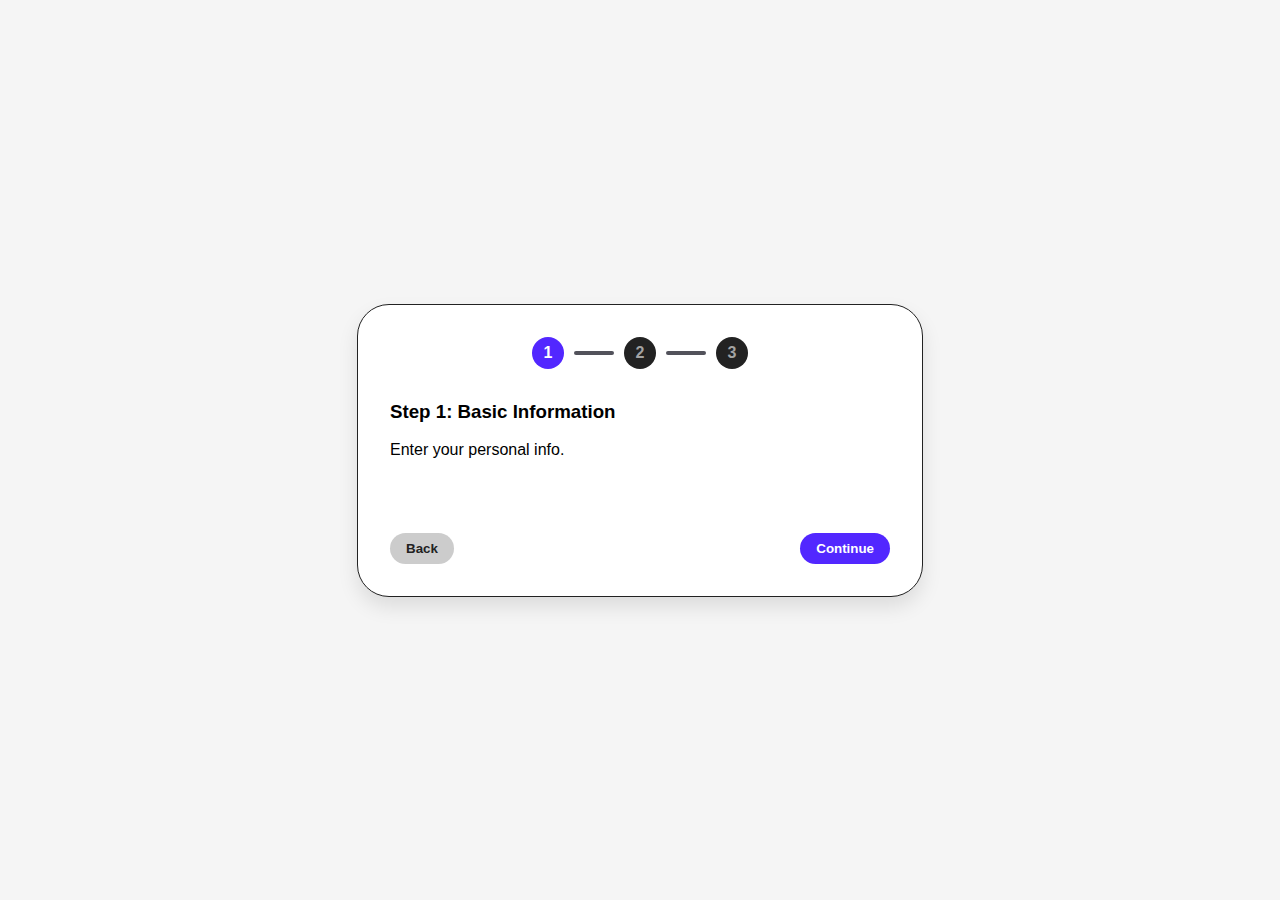
<file: step.html>
<!DOCTYPE html>
<html lang="en">
<head>
  <meta charset="UTF-8" />
  <meta name="viewport" content="width=device-width, initial-scale=1.0"/>
  <title>Vanilla JS Stepper</title>
  <style>
    body {
      font-family: sans-serif;
      margin: 0;
      padding: 0;
      background: #f5f5f5;
      display: flex;
      justify-content: center;
      align-items: center;
      height: 100vh;
    }
    .outer-container {
      width: 90%;
      max-width: 500px;
      background: white;
      border-radius: 2rem;
      padding: 2rem;
      box-shadow: 0 10px 20px rgba(0,0,0,0.1);
      border: 1px solid #222;
    }
    .step-indicator-row {
      display: flex;
      align-items: center;
      justify-content: center;
      margin-bottom: 2rem;
    }
    .step-indicator {
      display: flex;
      align-items: center;
      cursor: pointer;
    }
    .step-indicator-inner {
      height: 2rem;
      width: 2rem;
      border-radius: 50%;
      display: flex;
      justify-content: center;
      align-items: center;
      font-weight: bold;
      transition: all 0.3s ease;
    }
    .step-indicator-inner.inactive {
      background-color: #222;
      color: #a3a3a3;
    }
    .step-indicator-inner.active {
      background-color: #5227FF;
      color: #fff;
    }
    .step-indicator-inner.complete {
      background-color: #5227FF;
      color: #fff;
    }
    .step-connector {
      width: 40px;
      height: 4px;
      background-color: #52525b;
      margin: 0 10px;
      border-radius: 2px;
      position: relative;
      overflow: hidden;
    }
    .step-connector-inner {
      height: 100%;
      background-color: #5227FF;
      width: 100%;
      transition: all 0.3s ease;
    }
    .step-content-default {
      min-height: 100px;
      transition: all 0.4s ease;
      margin-bottom: 2rem;
    }
    .footer-nav {
      display: flex;
      justify-content: space-between;
    }
    .back-button, .next-button {
      padding: 0.5rem 1rem;
      border: none;
      border-radius: 9999px;
      font-weight: bold;
      cursor: pointer;
      transition: all 0.3s ease;
    }
    .back-button {
      background: #ddd;
      color: #222;
    }
    .back-button:disabled {
      background: #ccc;
      cursor: not-allowed;
    }
    .next-button {
      background: #5227FF;
      color: white;
    }
  </style>
</head>
<body>
  <div class="outer-container">
    <div class="step-indicator-row" id="stepIndicators"></div>

    <div class="step-content-default" id="stepContent">
      <!-- Step content will go here -->
    </div>

    <div class="footer-nav">
      <button class="back-button" id="backBtn">Back</button>
      <button class="next-button" id="nextBtn">Continue</button>
    </div>
  </div>

  <script>
    const steps = [
      "<h3>Step 1: Basic Information</h3><p>Enter your personal info.</p>",
      "<h3>Step 2: Preferences</h3><p>Choose your preferences.</p>",
      "<h3>Step 3: Review</h3><p>Confirm your details.</p>"
    ];

    let currentStep = 0;

    const stepIndicators = document.getElementById("stepIndicators");
    const stepContent = document.getElementById("stepContent");
    const backBtn = document.getElementById("backBtn");
    const nextBtn = document.getElementById("nextBtn");

    function renderIndicators() {
      stepIndicators.innerHTML = "";
      steps.forEach((_, i) => {
        const isActive = i === currentStep;
        const isComplete = i < currentStep;

        const indicator = document.createElement("div");
        indicator.classList.add("step-indicator");

        const inner = document.createElement("div");
        inner.classList.add("step-indicator-inner");
        inner.classList.add(isComplete ? "complete" : isActive ? "active" : "inactive");
        inner.textContent = isComplete ? "✓" : i + 1;

        indicator.appendChild(inner);
        stepIndicators.appendChild(indicator);

        if (i < steps.length - 1) {
          const connector = document.createElement("div");
          connector.className = "step-connector";
          const innerLine = document.createElement("div");
          innerLine.className = "step-connector-inner";
          innerLine.style.width = isComplete ? "100%" : "0%";
          connector.appendChild(innerLine);
          stepIndicators.appendChild(connector);
        }
      });
    }

    function updateUI() {
      stepContent.innerHTML = steps[currentStep];
      renderIndicators();
      backBtn.disabled = currentStep === 0;
      nextBtn.textContent = currentStep === steps.length - 1 ? "Complete" : "Continue";
    }

    backBtn.addEventListener("click", () => {
      if (currentStep > 0) {
        currentStep--;
        updateUI();
      }
    });

    nextBtn.addEventListener("click", () => {
      if (currentStep < steps.length - 1) {
        currentStep++;
        updateUI();
      } else {
        stepContent.innerHTML = "<h3>🎉 Completed!</h3><p>Thanks for finishing the steps.</p>";
        stepIndicators.innerHTML = "";
        nextBtn.style.display = "none";
        backBtn.style.display = "none";
      }
    });

    // Initial render
    updateUI();
  </script>
</body>
</html>
</file>
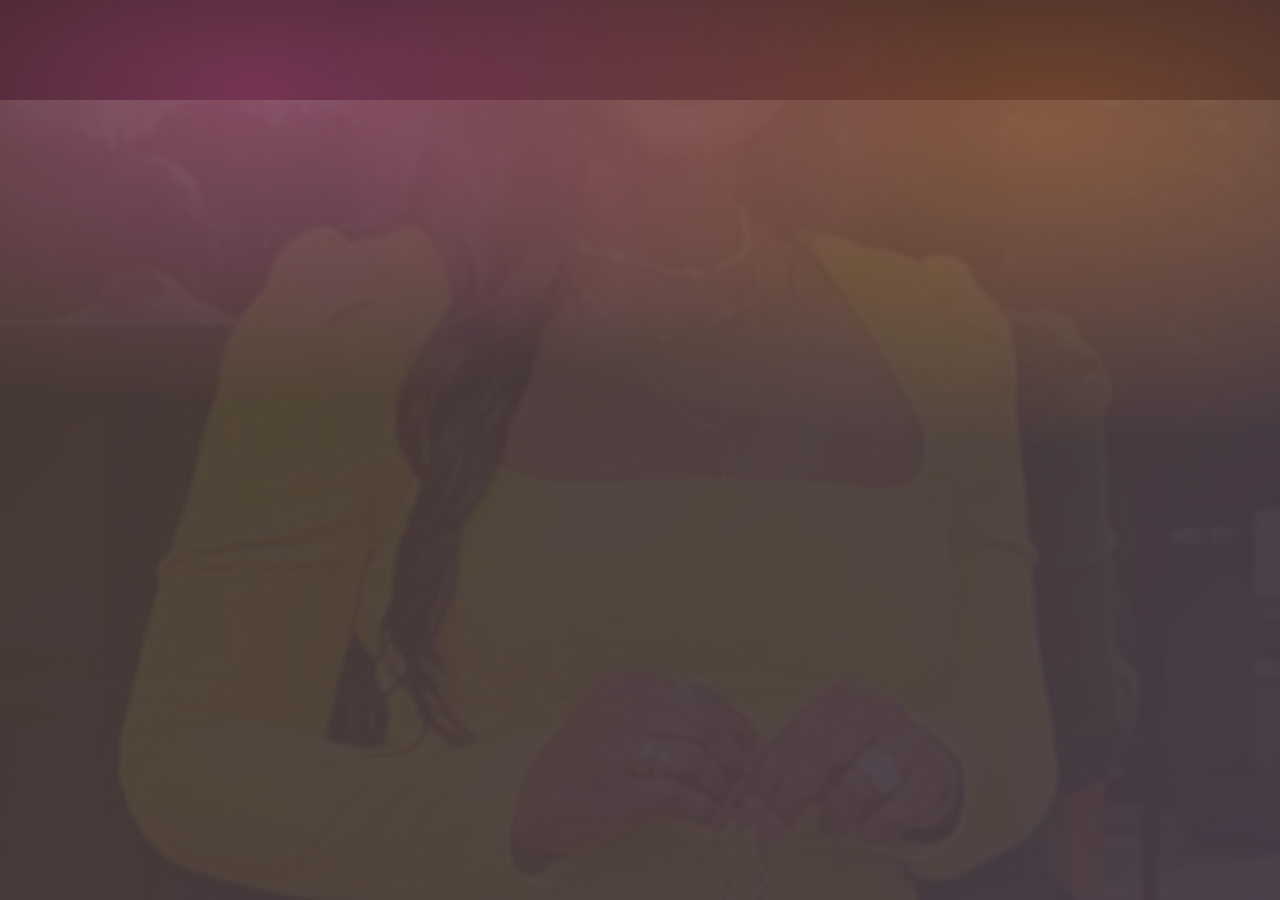
<file: test3.html>
<!DOCTYPE html>
<html lang="en">
<head>
  <meta charset="UTF-8" />
  <meta name="viewport" content="width=device-width, initial-scale=1.0"/>
  <title>#BiolaGlam50 R.S.V.P</title>
  <link href="https://fonts.googleapis.com/css2?family=Cormorant+Garamond:ital,wght@1,500&family=Playfair+Display:wght@500&display=swap" rel="stylesheet">
  <style>
    body {
      margin: 0;
      background: #fffaf5;
      font-family: 'Cormorant Garamond', serif;
      color: #2c2c2c;
      overflow-x: hidden;
    }

    /* Loader styles */
    .loader {
      position: fixed;
      top: 0;
      left: 0;
      width: 100%;
      height: 100vh;
      background: linear-gradient(to bottom right, #fff0e6, #ffdab3);
      display: flex;
      justify-content: center;
      align-items: center;
      z-index: 9999;
      overflow: hidden;
      flex-direction: column;
    }

    .loader-overlay {
      position: absolute;
      width: 100%;
      height: 100%;
      background: url('your-image2.png') no-repeat center center;
      background-size: cover;
      opacity: 0;
      transform: translateY(100px);
      animation: bgFadeIn 1.5s ease-out forwards 0.6s;
    }

    @keyframes bgFadeIn {
      to {
        opacity: 1;
        transform: translateY(0);
      }
    }

    .loader-text {
      display: flex;
      flex-wrap: wrap;
      justify-content: center;
      gap: 0.6rem;
      font-size: 3.8rem;
      font-family: 'Playfair Display', serif;
      font-weight: bold;
      color: #fff;
      text-shadow: 0 5px 15px rgba(0, 0, 0, 0.6);
      z-index: 2;
    }

    .letter {
      opacity: 0;
      transform: translateY(40px);
      animation: reveal 0.6s forwards;
      text-shadow:
        0 0 8px #ffcc99,
        0 0 15px #ffa366,
        0 0 20px #ff944d;
    }

    .letter:nth-child(1) { animation-delay: 0.4s; }
    .letter:nth-child(2) { animation-delay: 0.8s; }
    .letter:nth-child(3) { animation-delay: 1.2s; }
    .letter:nth-child(4) { animation-delay: 1.6s; }
    .letter:nth-child(5) { animation-delay: 2.0s; }
    .letter:nth-child(6) { animation-delay: 2.4s; }
    .letter:nth-child(7) { animation-delay: 2.8s; }
    .letter:nth-child(8) { animation-delay: 3.2s; }
    .letter:nth-child(9) { animation-delay: 3.6s; }
    .letter:nth-child(10) { animation-delay: 4.0s; }
    .letter:nth-child(11) { animation-delay: 4.4s; }
    .letter:nth-child(12) { animation-delay: 4.8s; }

    @keyframes reveal {
      to {
        opacity: 1;
        transform: translateY(0);
      }
    }

    /* MAIN CONTENT HIDDEN INITIALLY */
    #main-content {
      display: none;
      animation: fadeIn 1s ease forwards;
    }

    @keyframes fadeIn {
      from { opacity: 0; }
      to { opacity: 1; }
    }

    /* Hero and rest of the page */
    .hero {
      text-align: center;
      padding: 5rem 2rem 3rem;
    }

    .hero img {
      width: 280px;
      max-width: 80%;
      filter: drop-shadow(0px 10px 30px rgba(0,0,0,0.2));
    }

    .hero-button {
      margin-top: 2rem;
      display: flex;
      justify-content: center;
    }

    .cta-button {
      padding: 1rem 2.5rem;
      font-size: 1.1rem;
      background: linear-gradient(145deg, #ffa500, #ffc67c);
      border: none;
      border-radius: 50px;
      color: white;
      font-family: 'Playfair Display', serif;
      font-weight: bold;
      cursor: pointer;
      box-shadow: 0 10px 30px rgba(0,0,0,0.15);
      transition: all 0.3s ease;
    }

    .cta-button:hover {
      transform: translateY(-3px) scale(1.05);
      box-shadow: 0 15px 35px rgba(0,0,0,0.2);
    }

    .poem, .quote {
      font-style: italic;
      text-align: center;
      font-size: 1.3rem;
      opacity: 0.7;
      max-width: 700px;
      margin: 3rem auto;
      padding: 0 1.5rem;
      line-height: 1.9;
    }

    .countdowns {
      display: flex;
      justify-content: center;
      flex-wrap: wrap;
      gap: 2rem;
      padding: 3rem 1rem;
      background: #f7f4ef;
    }

    .countdown-box {
      background: white;
      padding: 1.5rem 2rem;
      border-radius: 12px;
      box-shadow: 0 5px 15px rgba(0,0,0,0.05);
      text-align: center;
      min-width: 220px;
    }

    .countdown-box h3 {
      font-size: 1.3rem;
      color: #ff7f50;
      margin-bottom: 0.5rem;
    }

    .count {
      font-size: 1.4rem;
      font-weight: bold;
    }

    .golden-jubilee {
      background: linear-gradient(to right, #fff7f0, #fef9f5);
      padding: 4rem 1rem;
      position: relative;
      text-align: center;
    }

    .golden-jubilee h2 {
      font-size: 2.2rem;
      margin-bottom: 1.2rem;
      font-family: 'Playfair Display', serif;
    }

    .golden-jubilee p {
      font-size: 1.4rem;
      max-width: 600px;
      margin: 0 auto;
      font-style: italic;
      opacity: 0.8;
    }

    .blank-section {
      height: 350px;
      background-image: url('background-dummy.png');
      background-size: cover;
      background-position: center;
    }

    .quote {
      background: #f6f6f6;
      font-size: 1.2rem;
      position: relative;
      margin-bottom: 3rem;
    }

    .quote::before {
      content: "❝";
      font-size: 4rem;
      color: #ffcc99;
      position: absolute;
      left: 20px;
      top: -10px;
      opacity: 0.3;
    }

    footer {
      background: #222;
      color: white;
      text-align: center;
      padding: 1rem;
      font-size: 0.9rem;
    }

    @media (max-width: 768px) {
      .countdowns {
        flex-direction: column;
        align-items: center;
      }
    }
  </style>
  <link rel="stylesheet" href="styles.css" />
</head>
<body>

  <!-- Loader -->
  <div class="loader">
    <div class="loader-overlay"></div>
    <div class="loader-text">
      <span class="letter">#</span>
      <span class="letter">B</span>
      <span class="letter">i</span>
      <span class="letter">o</span>
      <span class="letter">l</span>
      <span class="letter">a</span>
      <span class="letter">G</span>
      <span class="letter">l</span>
      <span class="letter">a</span>
      <span class="letter">m</span>
      <span class="letter">5</span>
      <span class="letter">0</span>
    </div>
  </div>

  <!-- MAIN PAGE CONTENT -->
  <div id="main-content">

    <!-- Hero Section -->
    <section class="hero">
      <img src="hero-image.png" alt="#BiolaGlam50" />
      <div class="hero-button">
        <a href="rsvp.html">
          <button class="cta-button">Book Your Spot With Us Today</button>
        </a>
      </div>
    </section>

    <!-- Poem -->
    <section class="poem">
      <p>
        From whispered dreams to golden light,<br>
        A tapestry of years takes flight.<br>
        Fifty moments stitched with care,<br>
        In every smile, a story rare.
      </p>
    </section>

    <!-- Countdowns -->
    <section class="countdowns">
      <div class="countdown-box">
        <h3>Las Vegas – May 6</h3>
        <div id="countdown-vegas" class="count">Loading...</div>
      </div>
      <div class="countdown-box">
        <h3>Atlanta, Georgia – May 9</h3>
        <div id="countdown-atlanta" class="count">Loading...</div>
      </div>
    </section>

    <!-- Jubilee -->
    <section class="golden-jubilee">
      <h2>The Golden Jubilee</h2>
      <p>
        Through seasons past, through trials and joy,<br>
        The golden years do not destroy.<br>
        They bloom like dusk with rosy flame,<br>
        And carry forward your great name.
      </p>
    </section>

    <!-- Background section -->
    <section class="blank-section"></section>

    <!-- Quote -->
    <section class="quote">
      <p>
        "Fifty is not the age we fear,<br>
        but the poetry of every year<br>
        that shaped our souls and led us here."
      </p>
    </section>

    <!-- Footer -->
    <footer>
      <p>© 2025 #BiolaGlam50. All rights reserved.</p>
    </footer>

  </div>

  <!-- JavaScript -->
  <script>
    function startCountdown(id, dateStr) {
      const el = document.getElementById(id);
      const target = new Date(dateStr).getTime();
      function update() {
        const now = new Date().getTime();
        const diff = target - now;
        if (diff <= 0) {
          el.textContent = "Event Started";
          return;
        }
        const d = Math.floor(diff / (1000 * 60 * 60 * 24));
        const h = Math.floor((diff / (1000 * 60 * 60)) % 24);
        const m = Math.floor((diff / 1000 / 60) % 60);
        const s = Math.floor((diff / 1000) % 60);
        el.textContent = `${d}d ${h}h ${m}m ${s}s`;
      }
      update();
      setInterval(update, 1000);
    }

    window.addEventListener("load", () => {
      startCountdown("countdown-vegas", "2026-05-06T00:00:00");
      startCountdown("countdown-atlanta", "2026-05-09T00:00:00");

      // After animation ends, hide loader and show content
      setTimeout(() => {
        document.querySelector(".loader").style.display = "none";
        document.getElementById("main-content").style.display = "block";
      }, 3000);
    });
  </script>
</body>
</html>
</file>
<file: styles.css>
/*
  #BiolaGlam50 — Professional Luxe Theme
  - This stylesheet is loaded LAST in each page's <head> so it overrides inline styles.
  - Goal: classy, modern, clean sections + consistent typography.
*/

*,
*::before,
*::after {
  box-sizing: border-box;
}

:root {
  --bg: #fbf8f3;
  --bg2: #f6f1e8;
  --surface: rgba(255, 255, 255, 0.82);
  --surface-strong: rgba(255, 255, 255, 0.92);
  --border: rgba(32, 20, 19, 0.10);

  --ink: #201413;
  --muted: rgba(32, 20, 19, 0.68);

  --gold: #b08a2c;
  --gold2: #e4c36a;
  --wine: #4b2e2e;

  --shadow-xl: 0 34px 90px rgba(32, 20, 19, 0.14);
  --shadow-lg: 0 18px 52px rgba(32, 20, 19, 0.12);
  --shadow-md: 0 12px 28px rgba(32, 20, 19, 0.10);
  --shadow-sm: 0 6px 16px rgba(32, 20, 19, 0.08);

  --radius-xl: 28px;
  --radius-lg: 20px;
  --radius-md: 14px;

  --ring: rgba(176, 138, 44, 0.28);
  --ease: cubic-bezier(0.2, 0.8, 0.2, 1);
}

html {
  color-scheme: light;
  scroll-behavior: smooth;
}

body {
  margin: 0;
  color: var(--ink);
  background:
    radial-gradient(1200px 720px at 15% 0%, rgba(228, 195, 106, 0.16), transparent 62%),
    radial-gradient(1100px 640px at 92% 8%, rgba(75, 46, 46, 0.10), transparent 64%),
    linear-gradient(180deg, var(--bg), var(--bg2));
  overflow-x: hidden;
  -webkit-font-smoothing: antialiased;
  -moz-osx-font-smoothing: grayscale;
  text-rendering: geometricPrecision;
}

img {
  max-width: 100%;
  height: auto;
}

a {
  color: inherit;
  text-decoration: none;
}

:focus-visible {
  outline: 3px solid var(--ring);
  outline-offset: 3px;
  border-radius: 10px;
}

/* Layout primitives */
.section {
  padding: 4.25rem 1.25rem;
}

.section--tight {
  padding: 3rem 1.25rem;
}

.section-inner {
  max-width: 1120px;
  margin: 0 auto;
}

.kicker {
  font-family: 'Playfair Display', serif;
  letter-spacing: 0.26em;
  text-transform: uppercase;
  font-size: 0.78rem;
  color: rgba(32, 20, 19, 0.55);
}

.section-title {
  margin: 0.65rem 0 0.8rem;
  font-family: 'Playfair Display', serif;
  font-size: clamp(1.75rem, 2.3vw, 2.25rem);
}

.lead {
  font-size: 1.12rem;
  line-height: 1.7;
  color: var(--muted);
  max-width: 70ch;
}

.divider {
  height: 1px;
  background: linear-gradient(90deg, transparent, rgba(32, 20, 19, 0.14), transparent);
  margin: 1.5rem 0 0;
}

/* Header / nav */
.site-header {
  position: sticky;
  top: 0;
  z-index: 50;
  backdrop-filter: blur(10px);
  -webkit-backdrop-filter: blur(10px);
  background: rgba(251, 248, 243, 0.78);
  border-bottom: 1px solid rgba(32, 20, 19, 0.06);
}

.site-header-inner {
  max-width: 1120px;
  margin: 0 auto;
  padding: 0.9rem 1.25rem;
  display: flex;
  align-items: center;
  justify-content: space-between;
  gap: 1rem;
}

.brand {
  font-family: 'Playfair Display', serif;
  font-size: 1.05rem;
  letter-spacing: 0.14em;
  text-transform: uppercase;
}

.nav {
  display: flex;
  align-items: center;
  gap: 1rem;
  flex-wrap: wrap;
  justify-content: center;
}

.nav a {
  font-family: 'Playfair Display', serif;
  font-size: 0.95rem;
  opacity: 0.86;
  padding: 0.3rem 0.2rem;
  border-bottom: 1px solid transparent;
  transition: opacity 180ms var(--ease), border-color 180ms var(--ease);
}

.nav a:hover {
  opacity: 1;
  border-color: rgba(176, 138, 44, 0.45);
}

.nav-cta {
  padding: 0.55rem 0.9rem;
  border-radius: 9999px;
  border: 1px solid rgba(176, 138, 44, 0.28);
  background: rgba(255, 255, 255, 0.65);
  box-shadow: var(--shadow-sm);
}

/* Luxe surface/card */
.card,
.container,
.outer-container,
.countdown-box,
.poem,
.quote,
.golden-jubilee {
  background: linear-gradient(180deg, var(--surface-strong), var(--surface));
  border: 1px solid var(--border);
  border-radius: var(--radius-xl);
  box-shadow: var(--shadow-lg);
}

.card {
  padding: 1.5rem;
}

.card-grid {
  display: grid;
  grid-template-columns: repeat(12, 1fr);
  gap: 1.1rem;
}

.card-grid > .card {
  grid-column: span 12;
}

@media (min-width: 900px) {
  .card-grid > .card {
    grid-column: span 4;
  }
}

/* Hero */
.hero {
  padding: 0;
}

.hero--luxe {
  padding: 3.5rem 1.25rem 1.75rem;
}

.hero-inner {
  max-width: 1120px;
  margin: 0 auto;
  display: grid;
  grid-template-columns: 1fr;
  gap: 2rem;
  align-items: center;
}

@media (min-width: 980px) {
  .hero-inner {
    grid-template-columns: 1.1fr 0.9fr;
  }
}

.hero-copy h1 {
  font-family: 'Playfair Display', serif;
  margin: 0.65rem 0 0.75rem;
  font-size: clamp(2.4rem, 4.6vw, 3.8rem);
  letter-spacing: 0.02em;
}

.hero-meta {
  display: flex;
  flex-wrap: wrap;
  gap: 0.65rem;
  margin-top: 1.2rem;
}

.pill {
  display: inline-flex;
  align-items: center;
  gap: 0.45rem;
  padding: 0.5rem 0.85rem;
  border-radius: 9999px;
  border: 1px solid rgba(32, 20, 19, 0.10);
  background: rgba(255, 255, 255, 0.62);
  color: rgba(32, 20, 19, 0.78);
  box-shadow: var(--shadow-sm);
  font-size: 0.95rem;
}

.hero-media {
  display: grid;
  place-items: center;
}

.hero-media img {
  width: min(360px, 80vw);
  filter: drop-shadow(0 20px 50px rgba(32, 20, 19, 0.22));
}

/* Buttons */
button,
.cta-button,
.rsvp-button,
.play-loader-button {
  -webkit-tap-highlight-color: transparent;
}

.cta-button,
.rsvp-button,
.party-buttons button,
.footer-nav button,
.next-button,
.back-button,
.play-loader-button {
  border: 0;
  border-radius: 9999px;
  font-weight: 800;
  letter-spacing: 0.08em;
  text-transform: uppercase;
  cursor: pointer;
  transition: transform 220ms var(--ease), box-shadow 220ms var(--ease), filter 220ms var(--ease);
  box-shadow:
    0 18px 45px rgba(176, 138, 44, 0.15),
    0 10px 20px rgba(32, 20, 19, 0.10);
  background:
    radial-gradient(120% 180% at 20% 0%, rgba(255, 255, 255, 0.45), transparent 60%),
    linear-gradient(135deg, var(--gold), var(--gold2));
  color: #fffaf6;
  text-shadow: 0 1px 0 rgba(0, 0, 0, 0.20);
}

.cta-button:hover,
.rsvp-button:hover,
.party-buttons button:hover,
.footer-nav button:hover,
.next-button:hover,
.back-button:hover,
.play-loader-button:hover {
  transform: translateY(-2px);
  box-shadow:
    0 24px 60px rgba(176, 138, 44, 0.18),
    0 14px 28px rgba(32, 20, 19, 0.12);
  filter: saturate(1.02);
}

.cta-button:active,
.rsvp-button:active,
.party-buttons button:active,
.footer-nav button:active,
.next-button:active,
.back-button:active,
.play-loader-button:active {
  transform: translateY(0);
}

.back-button {
  background:
    radial-gradient(120% 180% at 20% 0%, rgba(255, 255, 255, 0.60), transparent 60%),
    linear-gradient(135deg, rgba(32, 20, 19, 0.15), rgba(32, 20, 19, 0.06));
  color: rgba(32, 20, 19, 0.88);
  box-shadow: var(--shadow-sm);
  text-transform: none;
  letter-spacing: 0.02em;
}

.back-button:disabled {
  opacity: 0.55;
  cursor: not-allowed;
  transform: none;
}

.party-buttons button.selected {
  background:
    radial-gradient(120% 180% at 20% 0%, rgba(255, 255, 255, 0.30), transparent 60%),
    linear-gradient(135deg, var(--wine), #7a3f3f);
  box-shadow:
    0 0 0 6px rgba(176, 138, 44, 0.16),
    0 26px 70px rgba(32, 20, 19, 0.18);
}

/* Inputs */
input,
select,
textarea {
  background: rgba(255, 255, 255, 0.88);
  border: 1px solid rgba(32, 20, 19, 0.14);
  border-radius: var(--radius-md);
  box-shadow: 0 8px 18px rgba(32, 20, 19, 0.06);
  transition: box-shadow 200ms var(--ease), border-color 200ms var(--ease);
}

input:focus,
select:focus,
textarea:focus {
  outline: none;
  border-color: rgba(176, 138, 44, 0.35);
  box-shadow:
    0 0 0 4px rgba(176, 138, 44, 0.16),
    0 12px 26px rgba(32, 20, 19, 0.10);
}

/* Existing sections (override inline look to be consistent) */
.poem,
.quote,
.golden-jubilee {
  padding: 2.25rem 1.5rem;
  margin: 1.25rem auto;
  max-width: 1120px;
}

.poem p,
.quote p {
  color: var(--muted);
  font-size: 1.15rem;
  line-height: 1.9;
}

.golden-jubilee p {
  color: var(--muted);
  font-size: clamp(0.98rem, 3.4vw, 1.15rem);
  line-height: 1.75;
}

.golden-jubilee .gj-line {
  display: block;
}

.quote {
  position: relative;
}

.quote::before {
  color: rgba(176, 138, 44, 0.22);
}

.countdowns {
  background: transparent;
  padding: 0;
}

.countdowns .countdown-box {
  padding: 1.4rem 1.6rem;
}

.countdown-box h3 {
  color: rgba(75, 46, 46, 0.92);
}

/* Countdown: “clock-like” digital tiles */
.count {
  width: 100%;
}

.countdown-clock {
  display: flex;
  align-items: stretch;
  justify-content: center;
  gap: 0.75rem;
  flex-wrap: wrap;
  margin-top: 0.6rem;
}

.countdown-seg {
  position: relative;
  min-width: 92px;
  padding: 0.9rem 1rem 0.75rem;
  border-radius: 18px;
  border: 1px solid rgba(32, 20, 19, 0.12);
  background:
    radial-gradient(120% 180% at 25% 0%, rgba(255, 255, 255, 0.70), transparent 62%),
    linear-gradient(180deg, rgba(255, 255, 255, 0.78), rgba(255, 255, 255, 0.60));
  box-shadow:
    inset 0 1px 0 rgba(255, 255, 255, 0.75),
    0 16px 38px rgba(32, 20, 19, 0.10);
}

.countdown-seg::after {
  content: "";
  position: absolute;
  inset: 10px;
  border-radius: 14px;
  pointer-events: none;
  background: linear-gradient(180deg, rgba(176, 138, 44, 0.14), transparent 55%);
  opacity: 0.65;
}

.countdown-num {
  position: relative;
  z-index: 1;
  font-family: 'Playfair Display', serif;
  font-variant-numeric: tabular-nums;
  font-feature-settings: "tnum" 1;
  letter-spacing: 0.12em;
  font-size: 1.9rem;
  line-height: 1;
  color: rgba(32, 20, 19, 0.92);
}

.countdown-label {
  position: relative;
  z-index: 1;
  margin-top: 0.35rem;
  font-size: 0.68rem;
  letter-spacing: 0.26em;
  text-transform: uppercase;
  color: rgba(32, 20, 19, 0.58);
}

.countdown-complete {
  display: inline-block;
  padding: 0.65rem 1rem;
  border-radius: 9999px;
  border: 1px solid rgba(32, 20, 19, 0.12);
  background: rgba(255, 255, 255, 0.70);
  box-shadow: var(--shadow-sm);
  font-family: 'Playfair Display', serif;
  letter-spacing: 0.06em;
}

@media (max-width: 420px) {
  .countdown-seg {
    min-width: 78px;
    padding: 0.85rem 0.9rem 0.7rem;
  }
  .countdown-num {
    font-size: 1.65rem;
  }
}

/* Decorative PNGs */
.design-png {
  position: absolute;
  width: min(160px, 28vw);
  opacity: 0.35;
  filter: drop-shadow(0 18px 40px rgba(32, 20, 19, 0.12));
  pointer-events: none;
}

/* Timeline */
.timeline {
  display: grid;
  grid-template-columns: 1fr;
  gap: 1.1rem;
}

@media (min-width: 900px) {
  .timeline {
    grid-template-columns: 1fr 1fr;
  }
}

.timeline-item {
  padding: 1.5rem;
  border-radius: var(--radius-lg);
  border: 1px solid rgba(32, 20, 19, 0.10);
  background: rgba(255, 255, 255, 0.70);
  box-shadow: var(--shadow-md);
}

.timeline-item h3 {
  font-family: 'Playfair Display', serif;
  margin: 0 0 0.5rem;
}

.timeline-item .time {
  display: inline-flex;
  margin-top: 0.75rem;
  font-size: 0.95rem;
  color: rgba(32, 20, 19, 0.72);
}

/* Gallery */
.gallery {
  display: grid;
  grid-template-columns: repeat(12, 1fr);
  gap: 1rem;
}

.gallery .tile {
  grid-column: span 12;
  border-radius: var(--radius-xl);
  overflow: hidden;
  border: 1px solid rgba(32, 20, 19, 0.10);
  box-shadow: var(--shadow-md);
  background: rgba(255, 255, 255, 0.55);
}

@media (min-width: 900px) {
  .gallery .tile {
    grid-column: span 4;
  }
  .gallery .tile.tile--wide {
    grid-column: span 8;
  }
}

.gallery .tile img {
  width: 100%;
  height: 320px;
  object-fit: cover;
  display: block;
}

/* FAQ */
.faq {
  display: grid;
  gap: 0.8rem;
}

.faq details {
  border-radius: var(--radius-lg);
  border: 1px solid rgba(32, 20, 19, 0.10);
  background: rgba(255, 255, 255, 0.72);
  box-shadow: var(--shadow-sm);
  padding: 0.85rem 1rem;
}

.faq summary {
  cursor: pointer;
  font-family: 'Playfair Display', serif;
  list-style: none;
}

.faq summary::-webkit-details-marker {
  display: none;
}

.faq summary::after {
  content: "+";
  float: right;
  color: rgba(32, 20, 19, 0.65);
}

.faq details[open] summary::after {
  content: "–";
}

/* Loader: tone down neon into luxe */
.loader {
  background:
    radial-gradient(1200px 520px at 18% 10%, rgba(228, 195, 106, 0.30), transparent 62%),
    radial-gradient(1200px 520px at 82% 14%, rgba(75, 46, 46, 0.22), transparent 64%),
    linear-gradient(135deg, #1e1412, #231a2e);
}

.loader-overlay {
  opacity: 0.16;
  filter: saturate(1.05) contrast(1.05);
}

/* Floating music */
.floating-music-btn {
  width: 82px;
  height: 82px;
}

/* Footer */
footer {
  background:
    radial-gradient(900px 280px at 20% 0%, rgba(228, 195, 106, 0.22), transparent 60%),
    radial-gradient(900px 280px at 80% 0%, rgba(75, 46, 46, 0.18), transparent 62%),
    linear-gradient(135deg, #201413, #231a2e);
  color: rgba(255, 250, 246, 0.92);
}

footer p,
footer h4 {
  color: rgba(255, 250, 246, 0.92);
}

@media (max-width: 860px) {
  .nav {
    display: none;
  }
}

@media (prefers-reduced-motion: reduce) {
  *,
  *::before,
  *::after {
    animation-duration: 0.001ms !important;
    animation-iteration-count: 1 !important;
    transition-duration: 0.001ms !important;
    scroll-behavior: auto !important;
  }
}

/* Stepper indicators */
.step-indicator-inner {
  background:
    radial-gradient(140% 160% at 30% 20%, rgba(255, 255, 255, 0.65), transparent 58%),
    linear-gradient(145deg, rgba(36, 28, 24, 0.18), rgba(36, 28, 24, 0.10));
  color: rgba(36, 28, 24, 0.72);
  border: 1px solid rgba(255, 255, 255, 0.65);
  box-shadow: var(--shadow-sm);
}

.step-indicator-inner.active {
  background:
    radial-gradient(140% 160% at 30% 20%, rgba(255, 255, 255, 0.52), transparent 58%),
    linear-gradient(135deg, var(--accent), var(--accent2));
  color: #fffaf6;
  box-shadow:
    0 0 0 5px rgba(255, 138, 61, 0.15),
    0 16px 34px rgba(255, 138, 61, 0.18);
}

.step-indicator-inner.complete {
  background:
    radial-gradient(140% 160% at 30% 20%, rgba(255, 255, 255, 0.45), transparent 58%),
    linear-gradient(135deg, #c79a00, #ffd57a);
  color: #fffaf6;
}

.step-connector {
  background: rgba(36, 28, 24, 0.12);
  border-radius: 9999px;
  box-shadow: inset 0 1px 0 rgba(255, 255, 255, 0.6);
}

.step-connector-inner {
  background: linear-gradient(90deg, var(--accent), var(--accent2));
}

/* Sections */
.countdowns {
  background: transparent;
}

.poem,
.quote,
.golden-jubilee {
  position: relative;
  border-radius: var(--radius-xl);
  margin: 2.75rem auto;
  max-width: 860px;
  box-shadow: var(--shadow-lg);
}

.poem,
.quote {
  background: linear-gradient(180deg, rgba(255, 255, 255, 0.74), rgba(255, 255, 255, 0.60));
  border: 1px solid var(--card-border);
  backdrop-filter: blur(12px) saturate(150%);
  -webkit-backdrop-filter: blur(12px) saturate(150%);
}

.quote::before {
  color: rgba(255, 138, 61, 0.22);
}

.golden-jubilee {
  background:
    radial-gradient(900px 220px at 25% 0%, rgba(255, 255, 255, 0.72), transparent 60%),
    linear-gradient(135deg, rgba(255, 138, 61, 0.14), rgba(228, 176, 0, 0.10));
  border: 1px solid rgba(255, 255, 255, 0.65);
  backdrop-filter: blur(14px) saturate(155%);
  -webkit-backdrop-filter: blur(14px) saturate(155%);
}

/* Countdown boxes */
.countdown-box h3 {
  color: rgba(255, 122, 38, 0.95);
}

/* Loader */
.loader {
  background:
    radial-gradient(1200px 520px at 20% 10%, rgba(255, 93, 182, 0.35), transparent 60%),
    radial-gradient(1200px 520px at 82% 14%, rgba(255, 138, 61, 0.35), transparent 62%),
    linear-gradient(135deg, #2a1f1a, #2b2335);
}

.loader-overlay {
  opacity: 0.22;
  filter: saturate(1.12) contrast(1.05);
  mix-blend-mode: screen;
}

.loader-text {
  text-shadow:
    0 10px 34px rgba(0, 0, 0, 0.45),
    0 0 28px rgba(255, 93, 182, 0.25),
    0 0 24px rgba(255, 138, 61, 0.20);
}

/* Cube faces (3D pop) */
.cube-face {
  background:
    radial-gradient(140% 140% at 20% 10%, rgba(255, 255, 255, 0.78), transparent 60%),
    linear-gradient(145deg, rgba(255, 214, 167, 0.85), rgba(255, 183, 97, 0.55));
  border: 1px dashed rgba(245, 166, 35, 0.6);
  box-shadow:
    0 18px 40px rgba(245, 166, 35, 0.18),
    inset 0 1px 0 rgba(255, 255, 255, 0.7);
}

footer {
  background:
    radial-gradient(900px 260px at 20% 0%, rgba(255, 138, 61, 0.22), transparent 60%),
    radial-gradient(900px 260px at 80% 0%, rgba(255, 93, 182, 0.18), transparent 62%),
    linear-gradient(135deg, #201413, #231a2e);
}

/* Mobile polish */
@media (max-width: 768px) {
  .hero {
    padding-top: 4.75rem;
  }

  .poem,
  .quote,
  .golden-jubilee {
    margin: 2.1rem 1rem;
  }
}

@media (prefers-reduced-motion: reduce) {
  *,
  *::before,
  *::after {
    animation-duration: 0.001ms !important;
    animation-iteration-count: 1 !important;
    transition-duration: 0.001ms !important;
    scroll-behavior: auto !important;
  }
}
</file>
